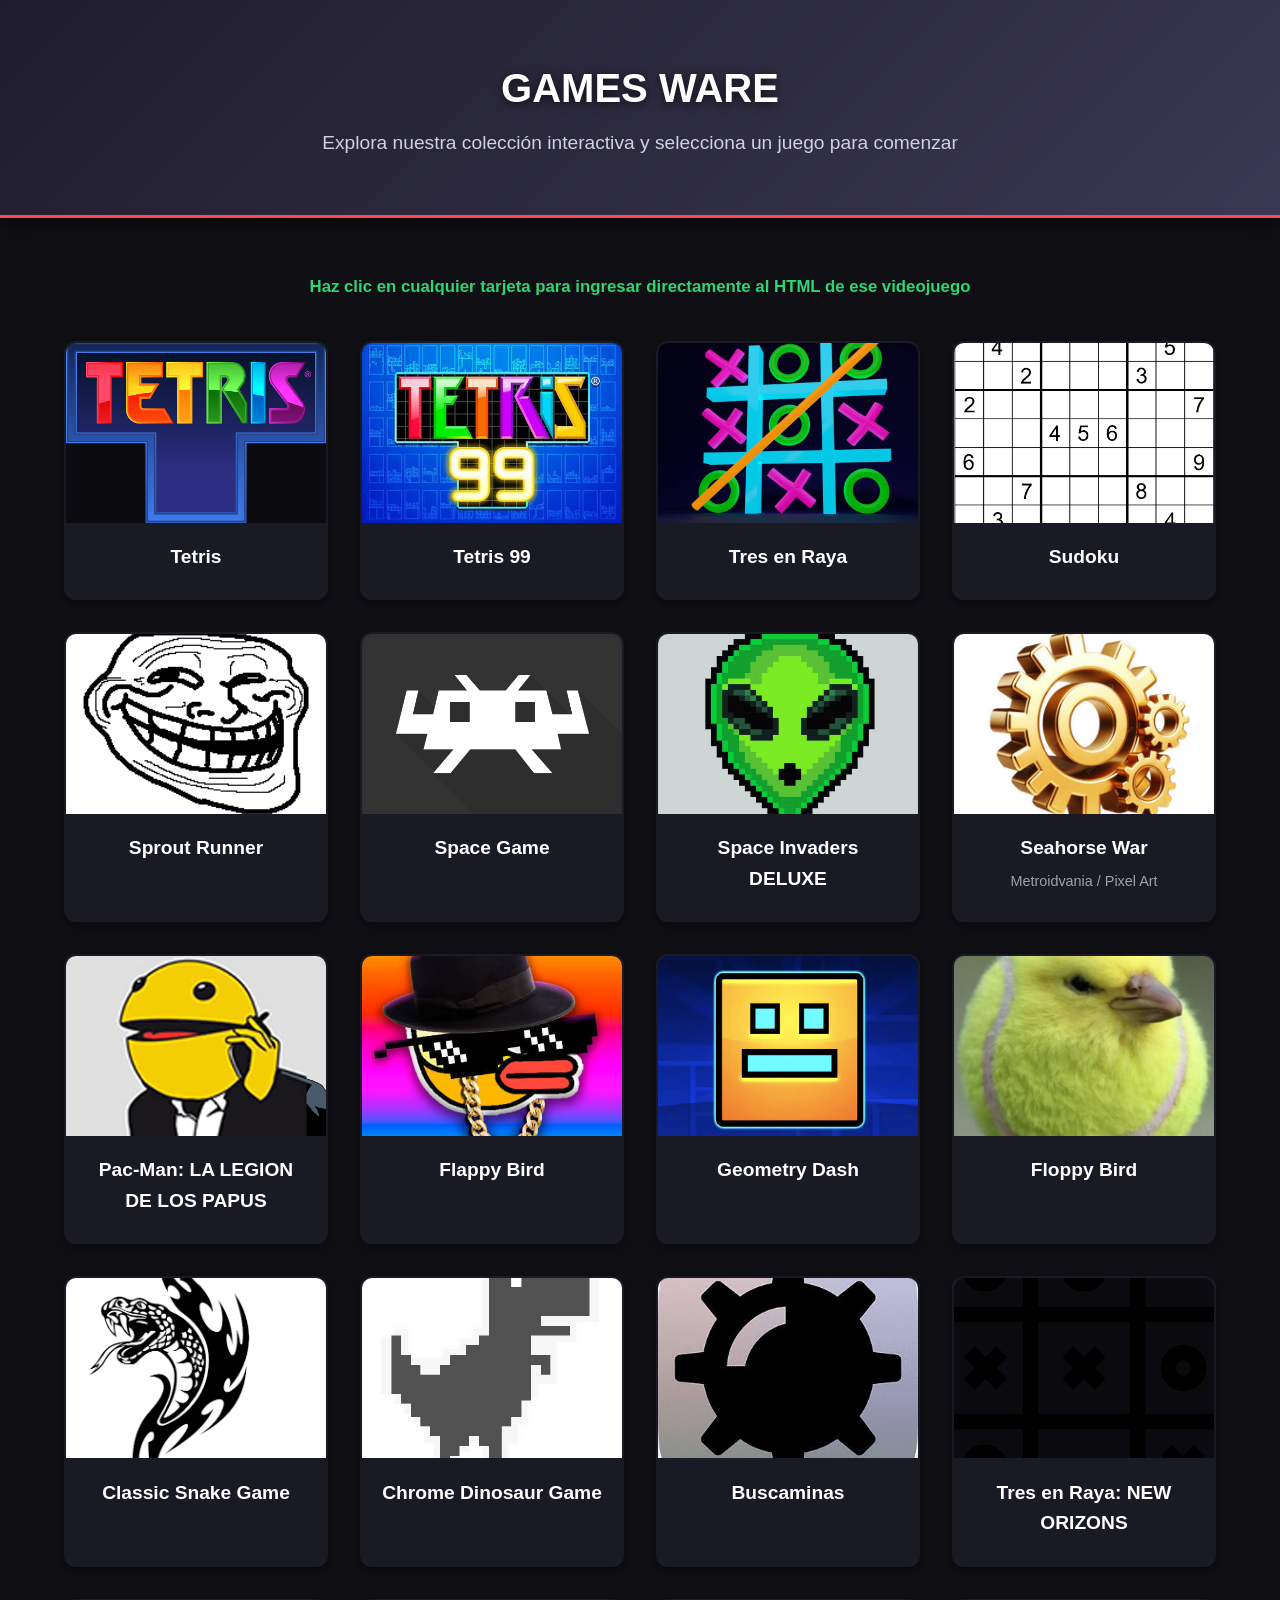
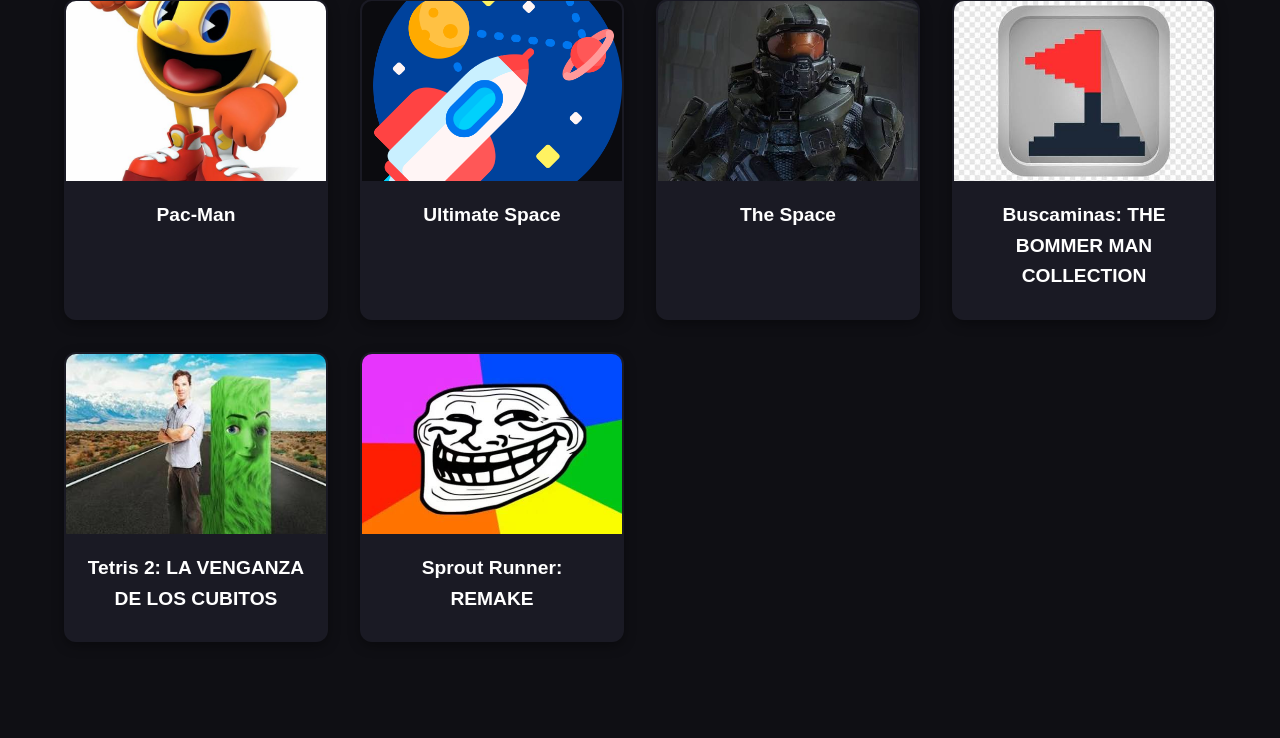
<file: index.html>
<!DOCTYPE html>
<html lang="es">
<head>
    <meta charset="UTF-8">
    <meta name="viewport" content="width=device-width, initial-scale=1.0">
    <title>Librería de Videojuegos - Kira Dreamer Studio</title>
    <link rel="stylesheet" href="estilo.css">
</head>
<body>

<header class="hero">
    <div class="hero-contenido">
        <h1 class="titulo-principal">GAMES WARE</h1>
        <p class="subtitulo-principal">Explora nuestra colección interactiva y selecciona un juego para comenzar</p>
    </div>
</header>

<main class="contenedor">
    
    <section class="introduccion">
        <p class="indicacion-navegacion">Haz clic en cualquier tarjeta para ingresar directamente al HTML de ese videojuego</p>
    </section>

    <!-- Galería de Videojuegos (22 Tarjetas) -->
    <section class="secciones-grid">
        
        <!-- Tarjeta 1 -->
        <a href="Tetris/index.html" class="tarjeta-navegacion">
            <div class="imagen-contenedor">
                <img src="img/Tetris_1.png" alt="Portada de Juego 1">
            </div>
            <div class="tarjeta-info">
                <h3>Tetris</h3>
            </div>
        </a>

        <!-- Tarjeta 2 -->
        <a href="vanilla-js-tetris/index.html" class="tarjeta-navegacion">
            <div class="imagen-contenedor">
                <img src="img/images.jpeg" alt="Portada de Juego 2">
            </div>
            <div class="tarjeta-info">
                <h3>Tetris 99</h3>
            </div>
        </a>

        <!-- Tarjeta 3 -->
        <a href="tres-en-raya/index.html" class="tarjeta-navegacion">
            <div class="imagen-contenedor">
                <img src="img/raya1.jpeg" alt="Portada de Juego 3">
            </div>
            <div class="tarjeta-info">
                <h3>Tres en Raya</h3>
            </div>
        </a>

        <!-- Tarjeta 4 -->
        <a href="sudoku/sudoku-web/index.html" class="tarjeta-navegacion">
            <div class="imagen-contenedor">
                <img src="img/Sudoku_Puzzle_(Tourmaline)R2.png" alt="Portada de Juego 4">
            </div>
            <div class="tarjeta-info">
                <h3>Sudoku</h3>
            </div>
        </a>

        <!-- Tarjeta 5 -->
        <a href="sprout-runner/index.html" class="tarjeta-navegacion">
            <div class="imagen-contenedor">
                <img src="img/troll1.png" alt="Portada de Juego 5">
            </div>
            <div class="tarjeta-info">
                <h3>Sprout Runner</h3>
            </div>
        </a>

        <!-- Tarjeta 6 -->
        <a href="space-game/index.html" class="tarjeta-navegacion">
            <div class="imagen-contenedor">
                <img src="img/unnamed.png" alt="Portada de Juego 6">
            </div>
            <div class="tarjeta-info">
                <h3>Space Game</h3>
            </div>
        </a>

        <!-- Tarjeta 7 -->
        <a href="Angelo-s_Slime_Blast/Version 1.1/angelo's_slime_blast1.html" class="tarjeta-navegacion">
            <div class="imagen-contenedor">
                <img src="img/pixel-art-illustration-ufo-alien-icon-pixelated-alien-green-alien-emoji-icon-pixelated-for-the-pixel-art-game-and-icon-for-website-and-video-game-old-school-retro-free-vector.jpg" alt="Portada de Juego 7">
            </div>
            <div class="tarjeta-info">
                <h3>Space Invaders DELUXE</h3>
            </div>
        </a>

        <!-- Tarjeta 8 -->
        <a href="seahorse-war/index.html" class="tarjeta-navegacion">
            <div class="imagen-contenedor">
                <img src="img/webos.jpeg" alt="Portada de Juego 8">
            </div>
            <div class="tarjeta-info">
                <h3>Seahorse War</h3>
                <p>Metroidvania / Pixel Art</p>
            </div>
        </a>

        <!-- Tarjeta 9 -->
        <a href="pac-man/index.html" class="tarjeta-navegacion">
            <div class="imagen-contenedor">
                <img src="img//b73b0549e05ceba3eb42909e1358db2cb124aee3.gif" alt="Portada de Juego 9">
            </div>
            <div class="tarjeta-info">
                <h3>Pac-Man: LA LEGION DE LOS PAPUS</h3>
            </div>
        </a>

        <!-- Tarjeta 10 -->
        <a href="JS-Flappy-Bird/index.html" class="tarjeta-navegacion">
            <div class="imagen-contenedor">
                <img src="img/images 534.jpeg" alt="Portada de Juego 10">
            </div>
            <div class="tarjeta-info">
                <h3>Flappy Bird</h3>
            </div>
        </a>

        <!-- Tarjeta 11 -->
        <a href="geometry-dash/index.html" class="tarjeta-navegacion">
            <div class="imagen-contenedor">
                <img src="img/cover_1x1-1732744370684.png" alt="Portada de Juego 11">
            </div>
            <div class="tarjeta-info">
                <h3>Geometry Dash</h3>
            </div>
        </a>

        <!-- Tarjeta 12 -->
        <a href="floppybird/index.html" class="tarjeta-navegacion">
            <div class="imagen-contenedor">
                <img src="img/bg,f8f8f8-flat,750x,075,f-pad,750x1000,f8f8f8.jpg" alt="Portada de Juego 12">
            </div>
            <div class="tarjeta-info">
                <h3>Floppy Bird</h3>
            </div>
        </a>

        <!-- Tarjeta 13 -->
        <a href="classic-snake-game-html5-canvas-javascript/index.html" class="tarjeta-navegacion">
            <div class="imagen-contenedor">
                <img src="img/snake.png" alt="Portada de Juego 13">
            </div>
            <div class="tarjeta-info">
                <h3>Classic Snake Game</h3>
            </div>
        </a>

        <!-- Tarjeta 14 -->
        <a href="Chrome-dinosaur-game-clone/index.html" class="tarjeta-navegacion">
            <div class="imagen-contenedor">
                <img src="img/unname.png" alt="Portada de Juego 14">
            </div>
            <div class="tarjeta-info">
                <h3>Chrome Dinosaur Game</h3>
            </div>
        </a>

        <!-- Tarjeta 15 -->
        <a href="Buscaminas/index.html" class="tarjeta-navegacion">
            <div class="imagen-contenedor">
                <img src="img/bomb2.jpeg" alt="Portada de Juego 15">
            </div>
            <div class="tarjeta-info">
                <h3>Buscaminas</h3>
            </div>
        </a>

        <!-- Tarjeta 16 -->
        <a href="tres-en-raya/index.html" class="tarjeta-navegacion">
            <div class="imagen-contenedor">
                <img src="img/raya2.png" alt="Portada de Juego 16">
            </div>
            <div class="tarjeta-info">
                <h3>Tres en Raya: NEW ORIZONS</h3>
            </div>
        </a>

        <!-- Tarjeta 17 -->
        <a href="pac-man/index.html" class="tarjeta-navegacion">
            <div class="imagen-contenedor">
                <img src="img/pacman.jpg" alt="Portada de Juego 17">
            </div>
            <div class="tarjeta-info">
                <h3>Pac-Man</h3>
            </div>
        </a>

        <!-- Tarjeta 18 -->
        <a href="Angelo-s_Slime_Blast/Version 0.00.1/angelo's_slime_blast.html" class="tarjeta-navegacion">
            <div class="imagen-contenedor">
                <img src="img/8995625.png" alt="Portada de Juego 18">
            </div>
            <div class="tarjeta-info">
                <h3>Ultimate Space</h3>
            </div>
        </a>

        <!-- Tarjeta 19 -->
        <a href="space-game/index.html" class="tarjeta-navegacion">
            <div class="imagen-contenedor">
                <img src="img/imagesurtf.jpeg" alt="Portada de Juego 19">
            </div>
            <div class="tarjeta-info">
                <h3>The Space</h3>
            </div>
        </a>

        <!-- Tarjeta 20 -->
        <a href="Buscaminas/index.html" class="tarjeta-navegacion">
            <div class="imagen-contenedor">
                <img src="img/bomb1.jpeg" alt="Portada de Juego 20">
            </div>
            <div class="tarjeta-info">
                <h3>Buscaminas: THE BOMMER MAN COLLECTION</h3>
            </div>
        </a>

        <!-- Tarjeta 21 -->
        <a href="Tetris/index.html" class="tarjeta-navegacion">
            <div class="imagen-contenedor">
                <img src="img/tt.jpeg" alt="Portada de Juego 21">
            </div>
            <div class="tarjeta-info">
                <h3>Tetris 2: LA VENGANZA DE LOS CUBITOS</h3>
            </div>
        </a>

        <!-- Tarjeta 22 -->
        <a href="sprout-runner/index.html" class="tarjeta-navegacion">
            <div class="imagen-contenedor">
                <img src="img/troll2.jpeg" alt="Portada de Juego 22">
            </div>
            <div class="tarjeta-info">
                <h3>Sprout Runner: REMAKE</h3>
            </div>
        </a>

    </section>

</main>

</body>
</html>
</file>
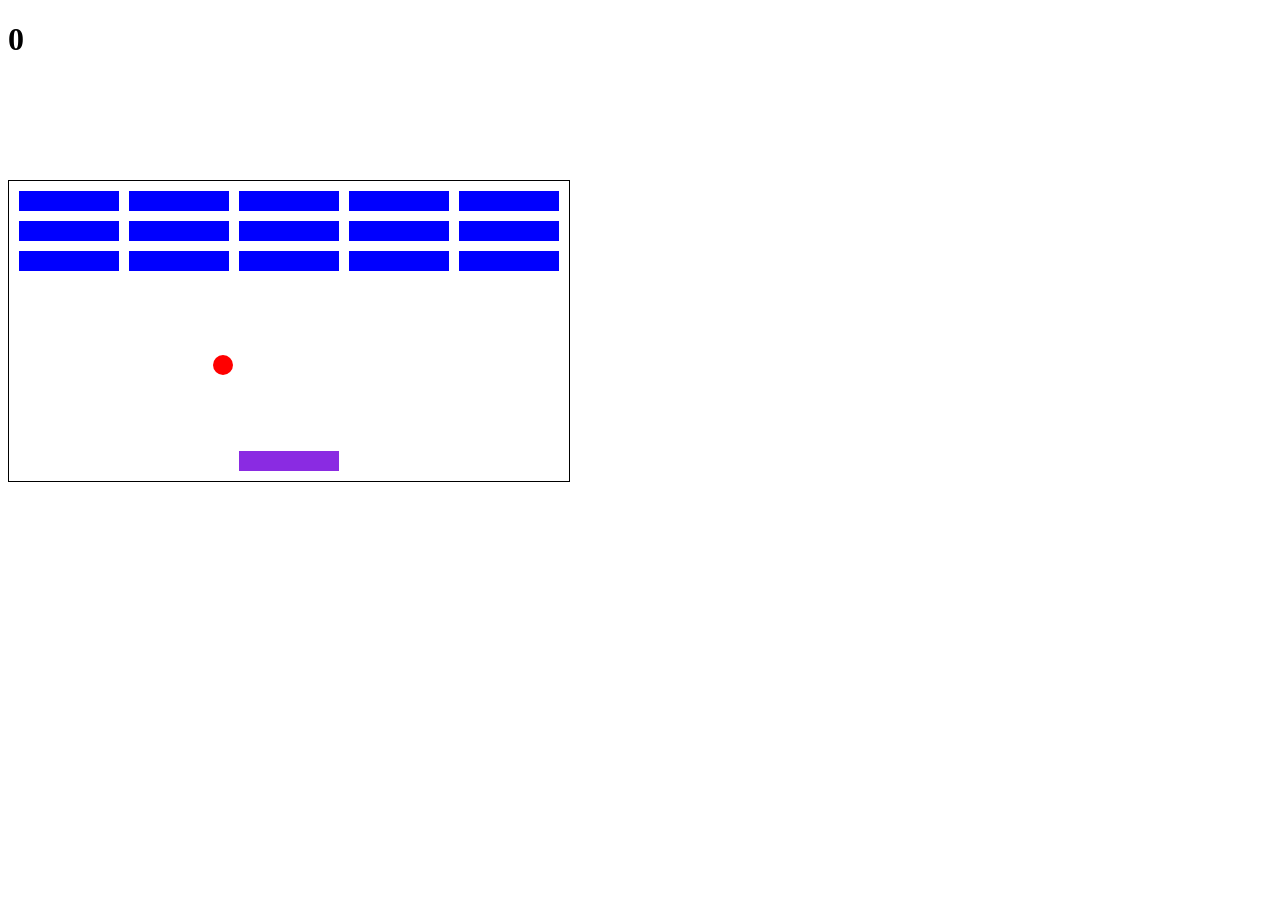
<file: breakout/index.html>
<!DOCTYPE html>
<html>
<head>
    <meta charset="utf-8" />
    <title>2D Breakout Game</title>
    <link rel="stylesheet" href="styles.css">
</head>
<body>
<h1 id="score">0</h1>
<div class="grid"></div>

<script src="index.js"></script>
</body>
</html>
</file>
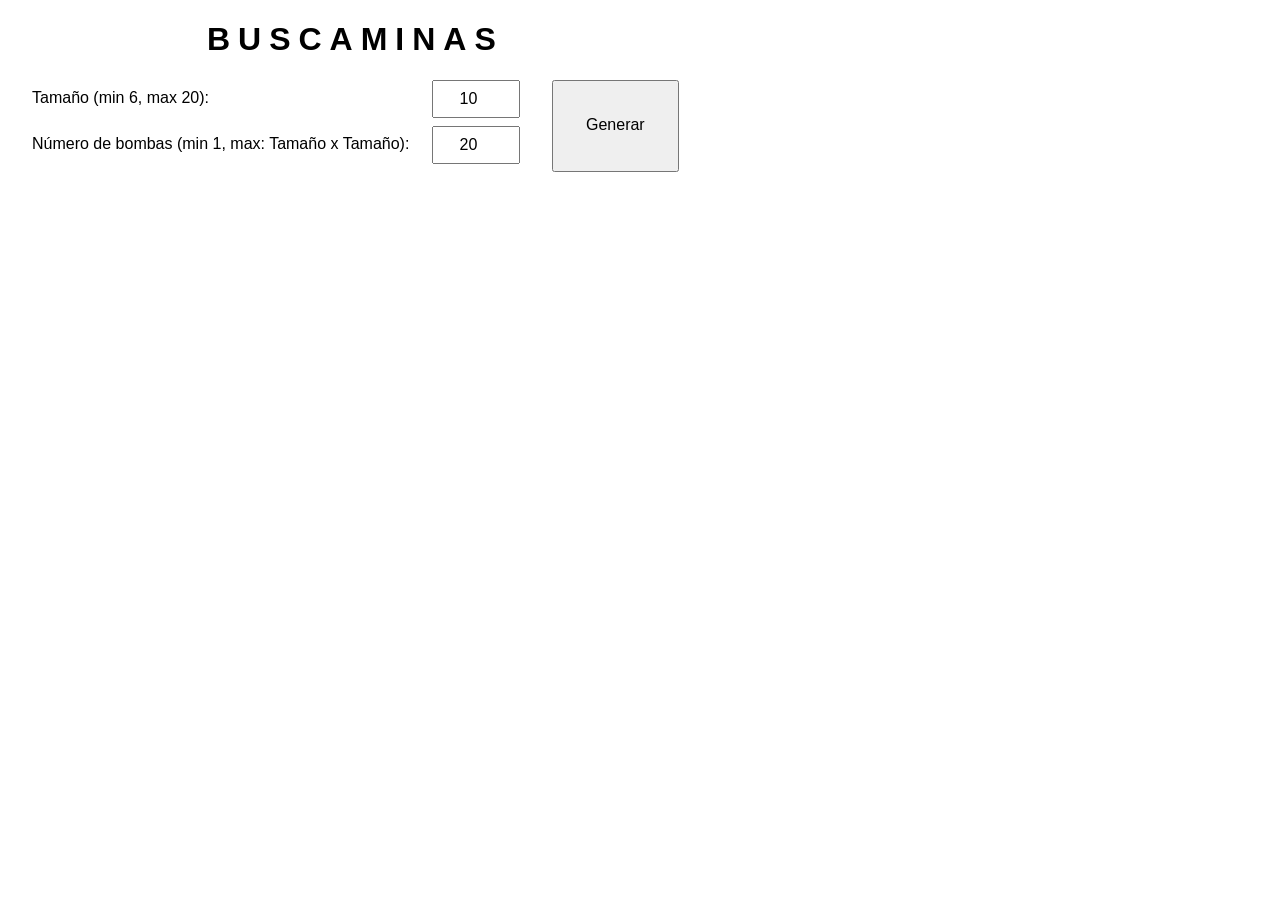
<file: Buscaminas/index.html>
<!DOCTYPE html>
<html lang="en">
<head>
    <meta charset="UTF-8">
    <meta name="viewport" content="width=device-width, initial-scale=1.0">
    <title>Buscaminas</title>
    <link rel="stylesheet" href="normalize.css">
    <link rel="stylesheet" href="style.css">
    <script src="app.js"></script>
</head>
<body>
    <div class="main">
        <div class="header">
            <h1>BUSCAMINAS</h1>
            <div class="formulario-juego">
                <div class="formulario">
                    <div class="entrada">
                        <label for="tamaño">Tamaño (min 6, max 20): </label>
                        <input id="tamaño" type="number" min="6" max="20" value="10">
                    </div>
                    <div class="entrada">
                        <label for="num-bombas">Número de bombas (min 1, max: Tamaño x Tamaño): </label>
                        <input id="num-bombas" type="number" min="1" value="20">
                    </div>
                </div>
                <button class="btn-generar">Generar</button>
            </div>
        </div>
        <div class="contenedor-juego hidden">
            <h2>Banderas colocadas: <span id="num-banderas"></span> (faltan <span id="banderas-restantes"></span>)</h2>
            <div class="juego"></div>
            <div class="resultado-juego"></div>
        </div>
    </div>
</body>
</html>
</file>
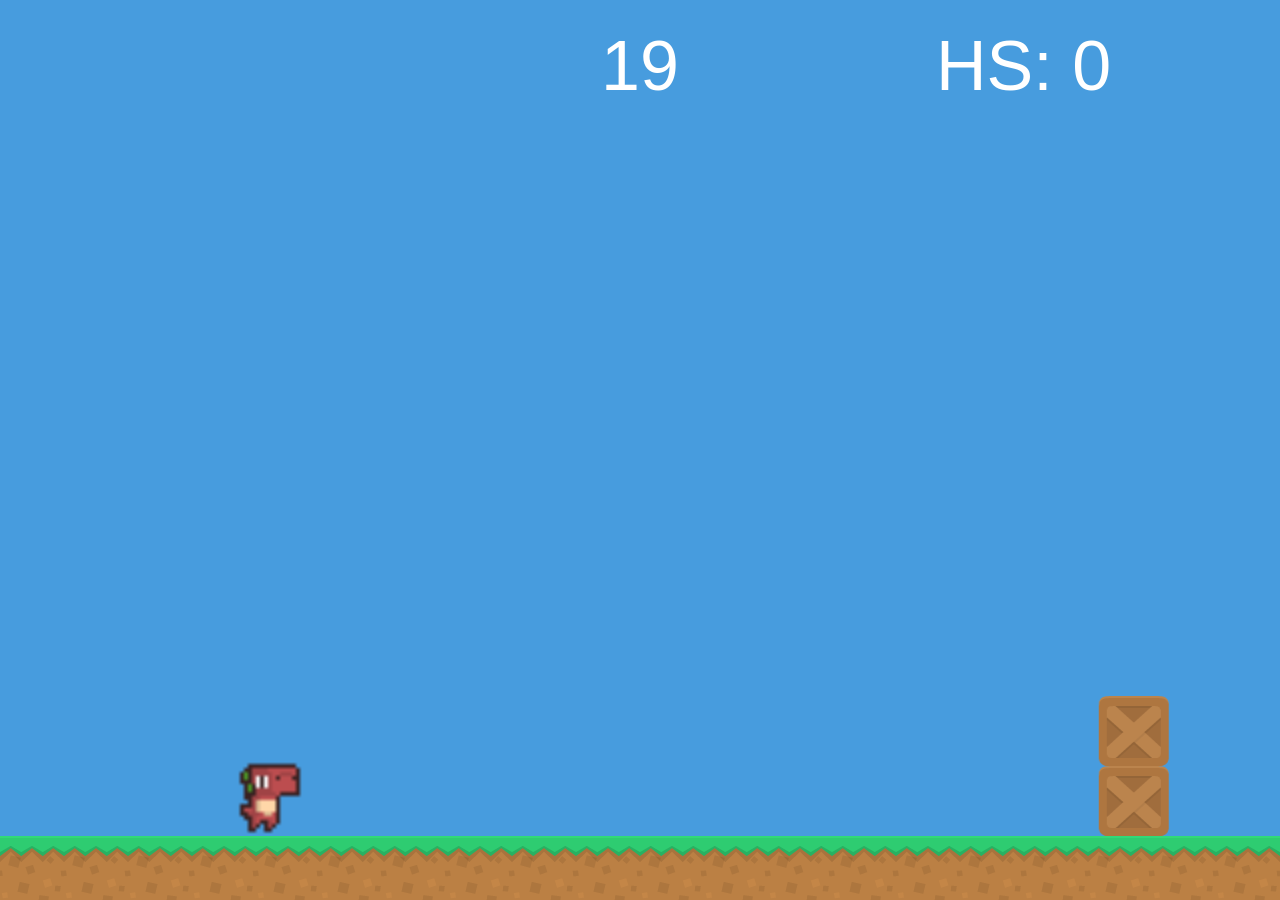
<file: Chrome-dinosaur-game-clone/index.html>
<!doctype html> 
<html lang="en"> 
<head> 
	<meta charset="UTF-8" />
	<title>Runny</title>
	<script type="text/javascript" src="js/phaser.min.js"></script>
	<script type="text/javascript" src="js/boot.js"></script>
	<script type="text/javascript" src="js/preload.js"></script>
	<script type="text/javascript" src="js/gametitle.js"></script>
	<script type="text/javascript" src="js/main.js"></script>
	<script type="text/javascript" src="js/gameover.js"></script>
    <style type="text/css">
        body {
            margin: 0;
			overflow: hidden;
        }
    </style>
    <script type="text/javascript">
		(function() {

				//Create a new game that fills the screen
				game = new Phaser.Game(window.innerWidth * window.devicePixelRatio, window.innerHeight * window.devicePixelRatio, Phaser.AUTO);
				
				//Add all states
				game.state.add("Boot", Boot);
				game.state.add("Preload", Preload);
				game.state.add("GameTitle", GameTitle);
				game.state.add("Main", Main);
				game.state.add("GameOver", GameOver);

				//Start the first state
				game.state.start("Boot");

		})();
    </script>
</head>
<body>
</body>
</html>
</file>
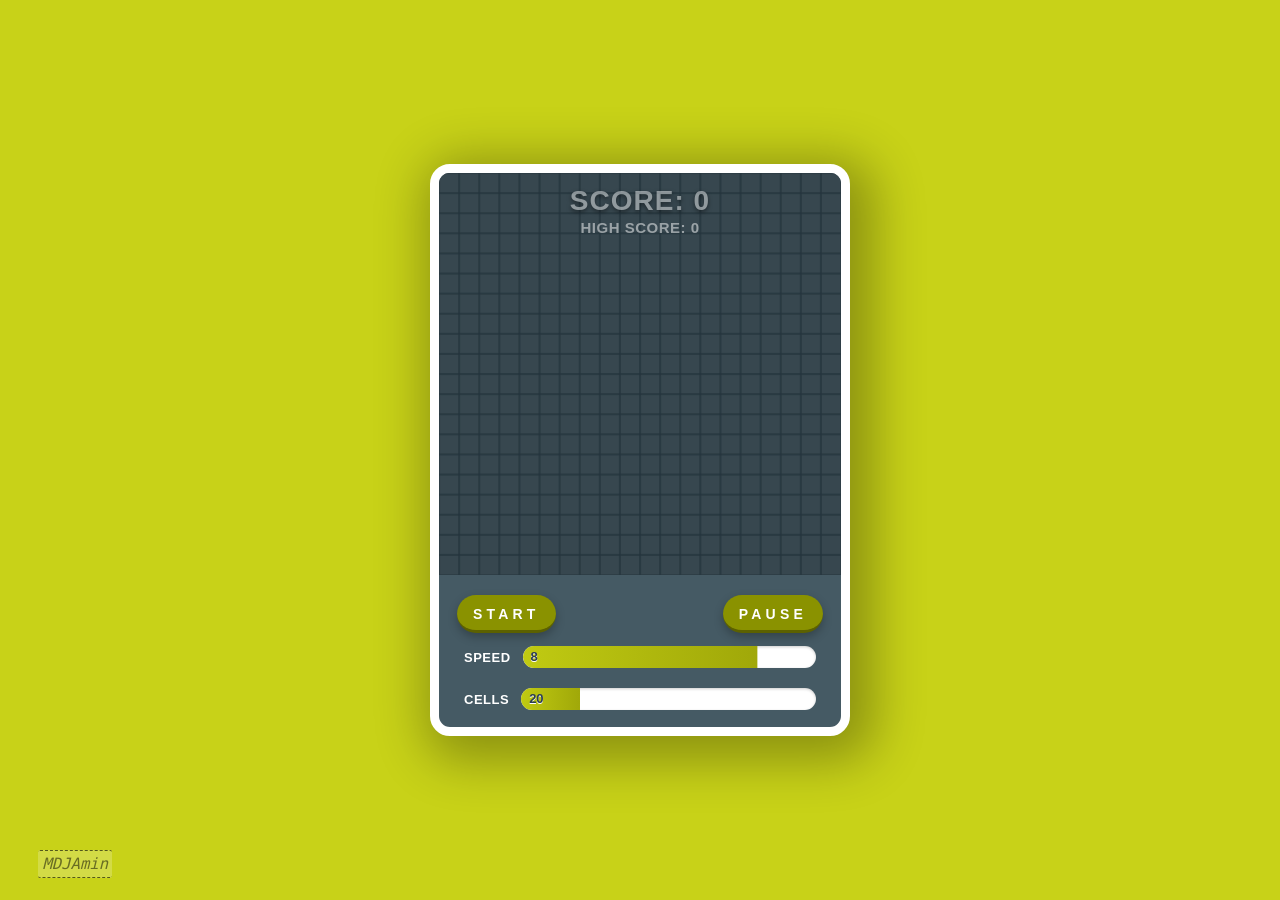
<file: classic-snake-game-html5-canvas-javascript/index.html>
<!DOCTYPE html>
<html lang="en">
<head>
  <meta charset="UTF-8">
  <meta name="viewport" content="width=device-width, initial-scale=1.0, user-scalable=yes, viewport-fit=cover">
  <title>snake · mdjamin</title>
  <link rel="stylesheet" href="css/style.css">
</head>
<body>
  <div class="container">
    <div class="score-container">
      <div class="score">Score: <span class="score_val">0</span></div>
      <div class="high-score">High Score: <span class="high_score_val">0</span></div>
    </div>
    <div class="canvas-wrapper">
      <canvas width="400" height="400"></canvas>
    </div>
    <div class="controls">
      <button class="btn-start">Start</button>
      <button class="btn-pause">Pause</button>
      <div class="range range-difficulty">
        <label for="difficulty">Speed</label>
        <div class="range_inputWrapper">
          <span class="range_inputSlider"></span>
          <div class="range_inputValue"></div>
          <input type="range" name="difficulty" value="8" min="1" max="10" step="1" />
        </div>
      </div>
      <div class="range range-columns">
        <label for="columns">Cells</label>
        <div class="range_inputWrapper">
          <span class="range_inputSlider"></span>
          <div class="range_inputValue"></div>
          <input type="range" name="columns" value="20" min="10" max="100" step="10" />
        </div>
      </div>
    </div>
    <div class="mobile-controls">
      <div class="dpad">
        <button class="btn-left" aria-label="left">
          <svg viewBox="0 0 24 24"><path d="M15.41 7.41L14 6l-6 6 6 6 1.41-1.41L10.83 12z"/></svg>
        </button>
        <div class="upAndDown">
          <button class="btn-up" aria-label="up">
            <svg viewBox="0 0 24 24"><path d="M12 8l-6 6 1.41 1.41L12 10.83l4.59 4.58L18 14z"/></svg>
          </button>
          <button class="btn-down" aria-label="down">
            <svg viewBox="0 0 24 24"><path d="M12 16l-6-6 1.41-1.41L12 13.17l4.59-4.58L18 10z"/></svg>
          </button>
        </div>
        <button class="btn-right" aria-label="right">
          <svg viewBox="0 0 24 24"><path d="M8.59 16.59L10 18l6-6-6-6-1.41 1.41L13.17 12z"/></svg>
        </button>
      </div>
    </div>
  </div>
  <div class="MDJAminDiv">
    <a class="MDJAmin" href="https://github.com/MDJAmin" target="_blank">MDJAmin</a>
  </div>
  <script src="js/script.js"></script>
</body>
</html>
</file>
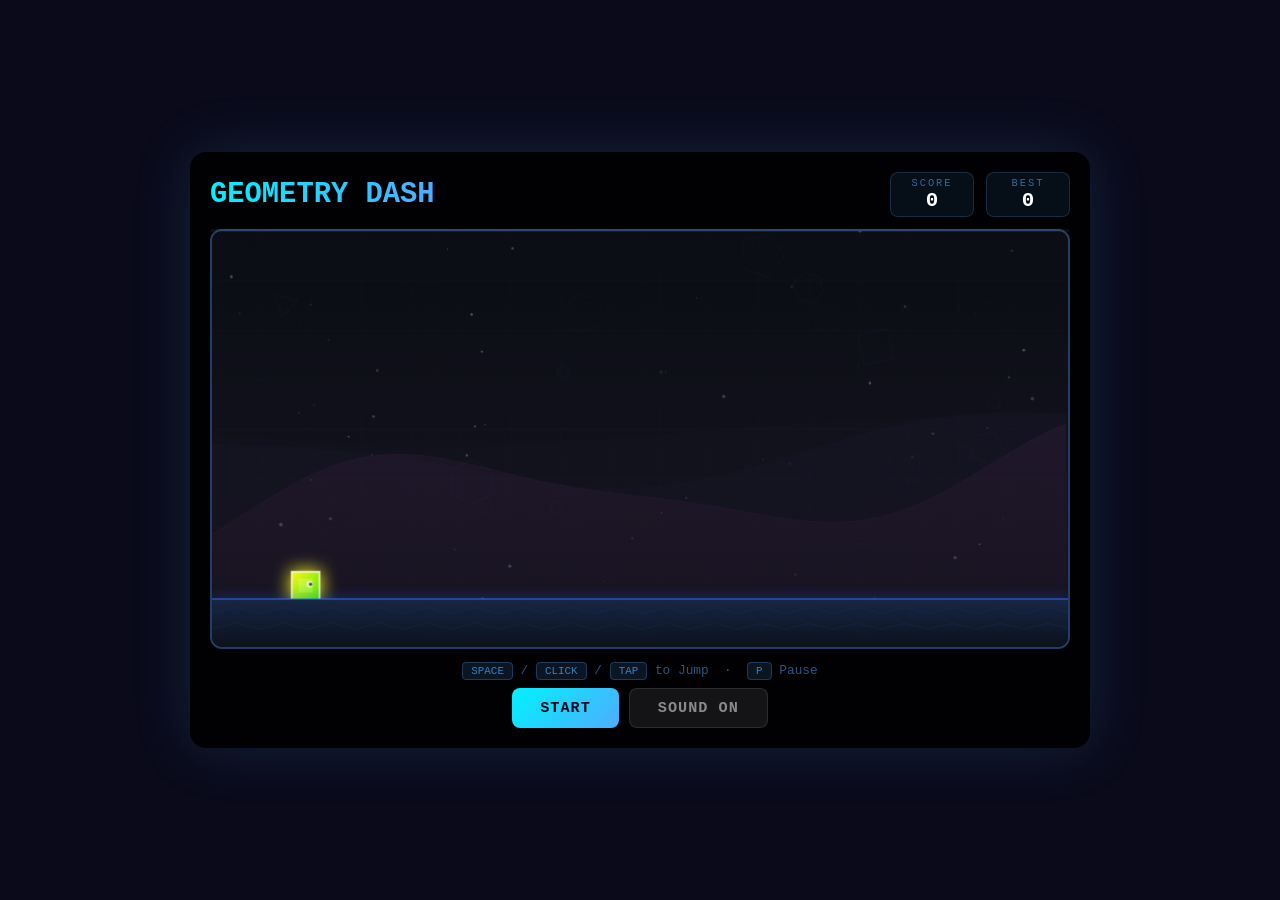
<file: geometry-dash/index.html>
<!DOCTYPE html>
<html lang="en">
<head>
    <meta charset="UTF-8">
    <meta name="viewport" content="width=device-width, initial-scale=1.0, user-scalable=no">
    <title>Geometry Dash</title>
    <link rel="stylesheet" href="src/style.css">
</head>
<body>
    <div class="game-container">
        <div class="header">
            <h1 class="title">GEOMETRY DASH</h1>
            <div class="stats-row">
                <div class="stat-box">
                    <span class="stat-label">SCORE</span>
                    <span id="score" class="stat-value">0</span>
                </div>
                <div class="stat-box">
                    <span class="stat-label">BEST</span>
                    <span id="bestScore" class="stat-value">0</span>
                </div>
            </div>
        </div>

        <div class="canvas-wrap">
            <canvas id="gameCanvas"></canvas>
            <div id="progressBar" class="progress-bar"><div id="progressFill" class="progress-fill"></div></div>
        </div>

        <div class="controls">
            <div class="control-info">
                <span class="key">SPACE</span> / <span class="key">CLICK</span> / <span class="key">TAP</span> to Jump
                &nbsp;&middot;&nbsp;
                <span class="key">P</span> Pause
            </div>
            <div class="button-row">
                <button id="startBtn" class="btn btn-start">START</button>
                <button id="restartBtn" class="btn btn-restart" style="display:none;">RETRY</button>
                <button id="soundBtn" class="btn btn-sound">SOUND ON</button>
            </div>
        </div>

        <div id="gameOver" class="overlay" style="display:none;">
            <h2 class="overlay-title dead">GAME OVER</h2>
            <p class="overlay-stat">Score: <span id="finalScore" class="hl">0</span></p>
            <p class="overlay-stat">Distance: <span id="finalDist" class="hl">0</span>%</p>
            <p class="overlay-stat attempt-line">Attempt <span id="attemptNum" class="hl">1</span></p>
        </div>

        <div id="pauseMenu" class="overlay" style="display:none;">
            <h2 class="overlay-title">PAUSED</h2>
            <button id="resumeBtn" class="btn btn-start">RESUME</button>
        </div>
    </div>

    <script src="src/game.js"></script>
</body>
</html>
</file>
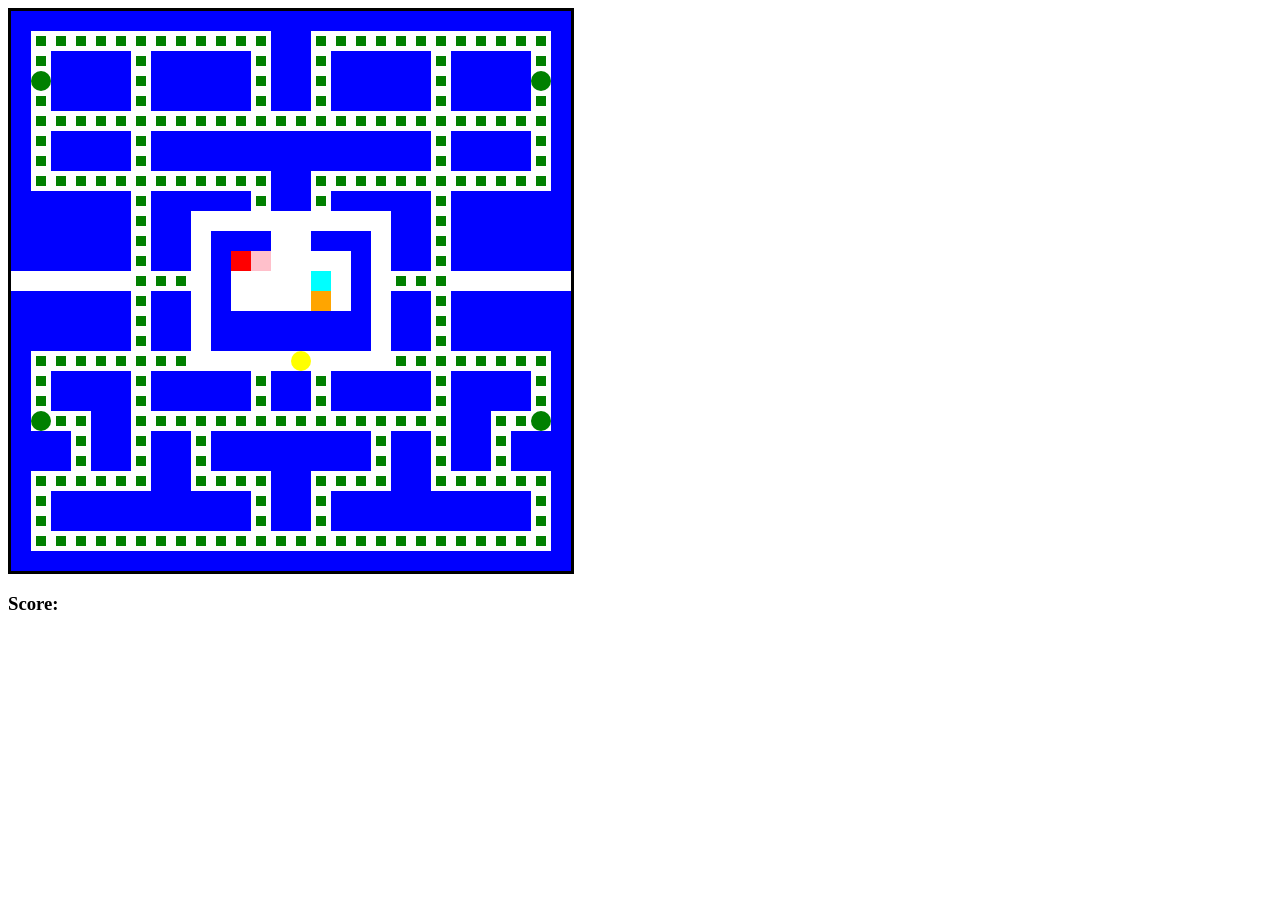
<file: pac-man/index.html>
<!DOCTYPE html>
<html lang="en">
  <head>
    <meta charset="utf-8">
    <title>Pac-man</title>
    <link rel="stylesheet" href="style.css">
    <script src="app.js"></script>
  </head>
  <body>
    <div class="grid"></div>
    <h3>Score:<span id="score"></span></h3>
  </body>
</html>
</file>
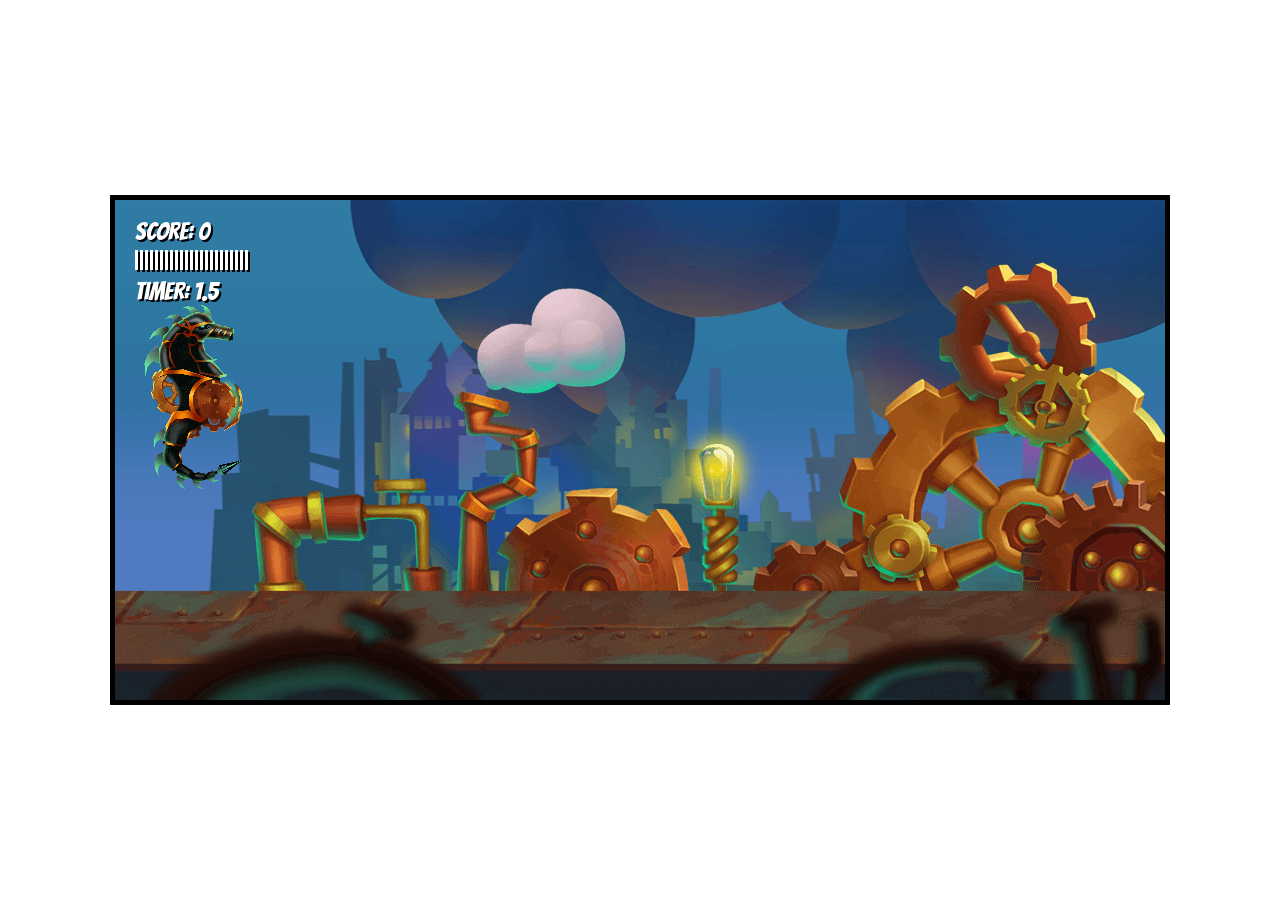
<file: seahorse-war/index.html>
<!DOCTYPE html>
<html lang="en">
<head>
  <meta charset="UTF-8">
  <meta http-equiv="X-UA-Compatible" content="IE=edge">
  <meta name="viewport" content="width=device-width, initial-scale=1.0">
  <title>Javascript Game</title>
  <link rel="preconnect" href="https://fonts.googleapis.com">
  <link rel="preconnect" href="https://fonts.gstatic.com" crossorigin>
  <link href="https://fonts.googleapis.com/css2?family=Bangers&display=swap" rel="stylesheet">
  <link rel="stylesheet" href="style.css">
</head>
<body>
  <canvas id="canvas1"></canvas>

  <!-- characters -->
  <img id="player" src="assets/player.png" />
  <img id="angler1" src="assets/angler1.png" />
  <img id="angler2" src="assets/angler2.png" />
  <img id="lucky" src="assets/lucky.png" />
  <img id="hivewhale" src="assets/hivewhale.png" />
  <img id="drone" src="assets/drone.png" />

  <!-- props -->
  <img id="projectile" src="assets/projectile.png" />
  <img id="gears" src="assets/gears.png" />
  <img id="smokeExplosion" src="assets/smokeExplosion.png" />
  <img id="fireExplosion" src="assets/fireExplosion.png" />
  <audio id="shotAudio" src="assets/shotAudio.wav"></audio>

  <!-- environment -->
  <img id="layer1" src="assets/layer1.png" />
  <img id="layer2" src="assets/layer2.png" />
  <img id="layer3" src="assets/layer3.png" />
  <img id="layer4" src="assets/layer4.png" />

  <script src="script.js" ></script>
</body>
</html>
</file>
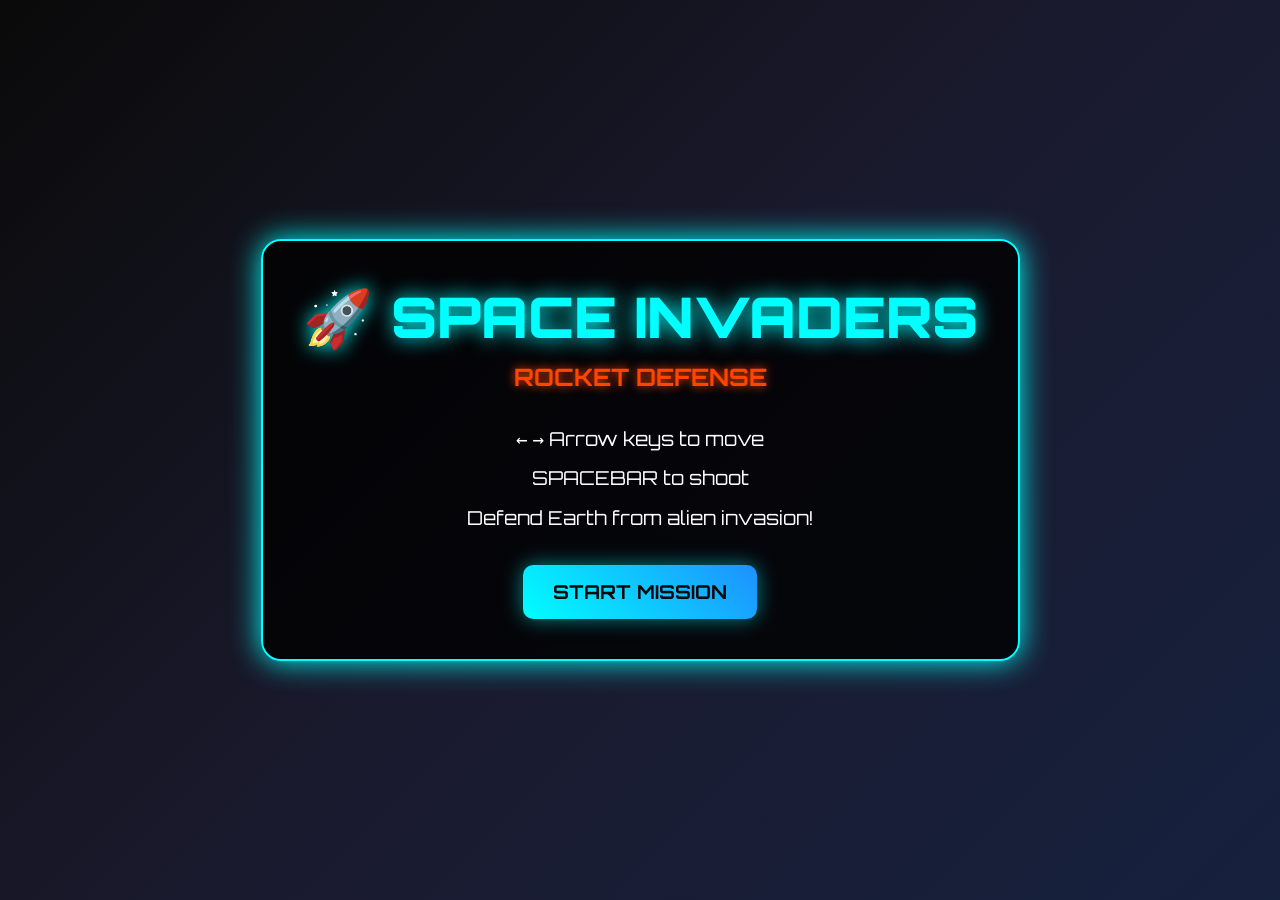
<file: space-game/index.html>
<!DOCTYPE html>
<html lang="en">
<head>
    <meta charset="UTF-8">
    <meta name="viewport" content="width=device-width, initial-scale=1.0">
    <title>Space Invaders - Rocket Defense</title>
    <link rel="stylesheet" href="style.css">
</head>
<body>
    <div class="game-container">
        <div class="start-screen" id="startScreen">
            <h1>🚀 SPACE INVADERS</h1>
            <h2>ROCKET DEFENSE</h2>
            <div class="instructions">
                <p>← → Arrow keys to move</p>
                <p>SPACEBAR to shoot</p>
                <p>Defend Earth from alien invasion!</p>
            </div>
            <button id="startButton">START MISSION</button>
        </div>
        
        <div class="game-ui" id="gameUI" style="display: none;">
            <div class="hud">
                <div class="hud-item">
                    <span class="label">SCORE</span>
                    <span id="score" class="value">0</span>
                </div>
                <div class="hud-item">
                    <span class="label">LEVEL</span>
                    <span id="level" class="value">1</span>
                </div>
                <div class="hud-item">
                    <span class="label">LIVES</span>
                    <span id="lives" class="value">❤️❤️❤️</span>
                </div>
            </div>
            <canvas id="gameCanvas" width="800" height="600"></canvas>
        </div>
        
        <div class="game-over-screen" id="gameOverScreen" style="display: none;">
            <h1>MISSION STATUS</h1>
            <div id="finalMessage"></div>
            <div class="final-score">
                <span>FINAL SCORE: </span>
                <span id="finalScore">0</span>
            </div>
            <button id="restartButton">RESTART MISSION</button>
        </div>
    </div>
    <script src="script.js"></script>
</body>
</html>
</file>
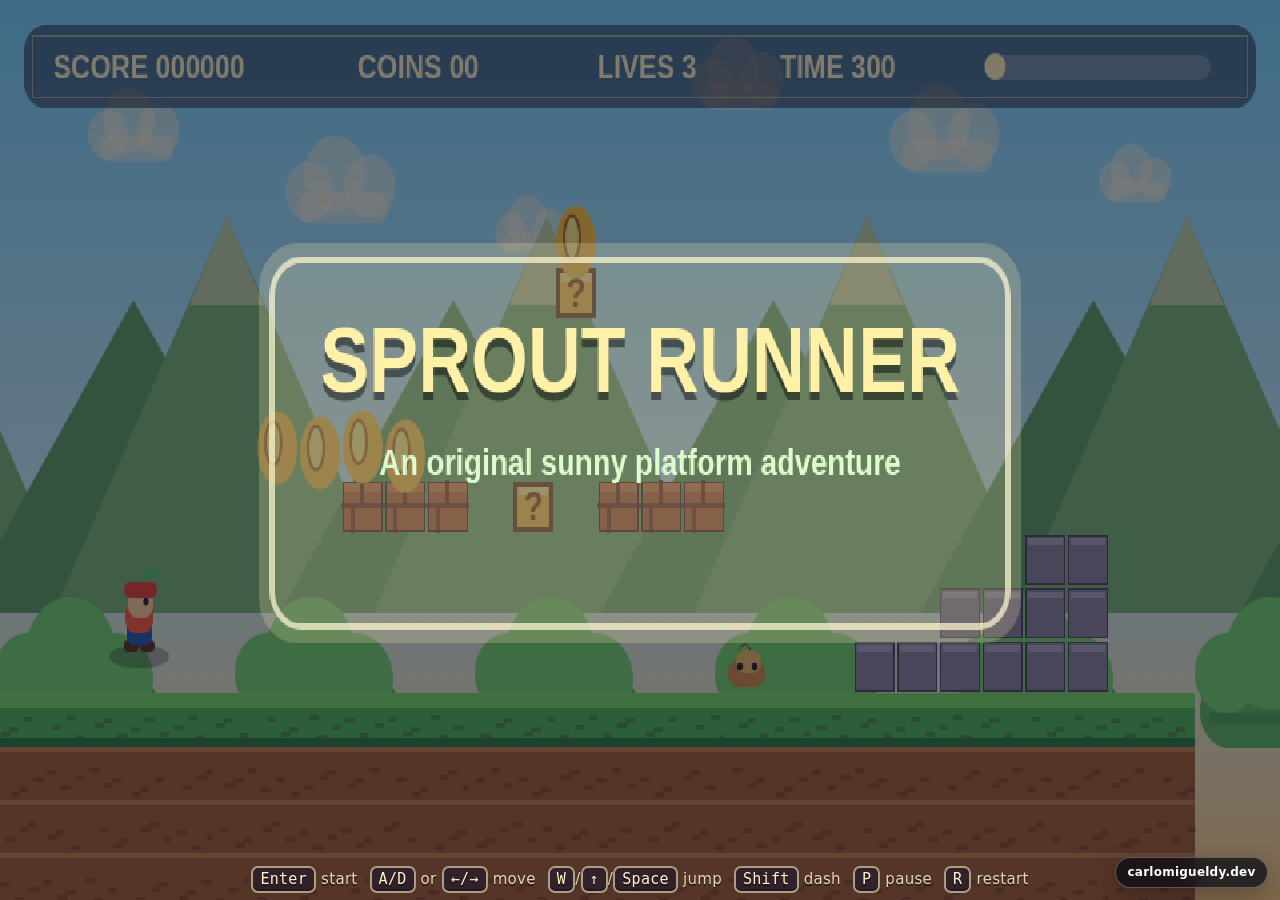
<file: sprout-runner/index.html>
<!DOCTYPE html>
<html lang="en">
<head>
  <meta charset="utf-8" />
  <meta name="viewport" content="width=device-width, initial-scale=1, viewport-fit=cover" />
  <title>Sprout Runner — Original Retro Platformer</title>
  <style>
    :root {
      --ink: #1c1630;
      --cream: #fff3c4;
      --sun: #ffd166;
      --leaf: #48b56a;
      --sky1: #76d1ff;
      --sky2: #ffe0a3;
    }
    * { box-sizing: border-box; }
    html, body {
      margin: 0;
      min-height: 100%;
      background:
        radial-gradient(circle at 18% 18%, rgba(255, 241, 184, 0.28), transparent 28rem),
        linear-gradient(135deg, #151b36 0%, #0a0f1e 65%, #050711 100%);
      color: var(--cream);
      font-family: ui-rounded, "Trebuchet MS", system-ui, sans-serif;
      overflow: hidden;
      touch-action: none;
      user-select: none;
    }
    .shell {
      position: fixed;
      inset: 0;
      display: block;
      padding: 0;
      background: #86d7ff;
    }
    .cabinet {
      position: fixed;
      inset: 0;
      width: 100vw;
      height: 100vh;
      border: 0;
      border-radius: 0;
      background: #11152a;
      box-shadow: none;
      overflow: hidden;
    }
    canvas {
      width: 100%;
      height: 100%;
      display: block;
      image-rendering: pixelated;
      image-rendering: crisp-edges;
      background: #86d7ff;
    }
    .help {
      position: absolute;
      left: 18px;
      right: 18px;
      bottom: 12px;
      display: flex;
      gap: 12px;
      justify-content: center;
      flex-wrap: wrap;
      pointer-events: none;
      color: rgba(255, 252, 222, 0.82);
      text-shadow: 0 2px 0 rgba(0,0,0,.45);
      font-size: clamp(11px, 1.45vw, 15px);
      letter-spacing: .02em;
    }
    .help kbd {
      padding: 2px 7px 3px;
      border: 2px solid rgba(255, 244, 190, .6);
      border-radius: 7px;
      background: rgba(30, 23, 45, .64);
      color: #fff7cc;
      box-shadow: inset 0 -2px 0 rgba(0,0,0,.28);
    }
    .touch {
      display: none;
      position: absolute;
      inset: auto 14px 18px 14px;
      justify-content: space-between;
      align-items: flex-end;
      pointer-events: none;
    }
    .touch-cluster { display: flex; gap: 12px; pointer-events: auto; }
    .touch-btn {
      width: 64px;
      height: 64px;
      border-radius: 999px;
      border: 3px solid rgba(255, 246, 196, 0.82);
      background: rgba(28, 22, 48, 0.5);
      color: #fff9d6;
      font-weight: 900;
      font-size: 22px;
      box-shadow: inset 0 -5px 0 rgba(0,0,0,.28), 0 8px 20px rgba(0,0,0,.25);
      backdrop-filter: blur(4px);
    }
    .touch-btn:active, .touch-btn.down { transform: translateY(3px); box-shadow: inset 0 -2px 0 rgba(0,0,0,.28), 0 3px 10px rgba(0,0,0,.2); }
    @media (pointer: coarse), (max-width: 720px) {
      .help { display: none; }
      .touch { display: flex; }
      .cabinet { width: 100vw; height: 100vh; border-radius: 0; border: 0; }
      .shell { padding: 0; }
    }
  </style>
  <style>
    .site-attribution {
      position: fixed;
      right: max(12px, env(safe-area-inset-right));
      bottom: max(12px, env(safe-area-inset-bottom));
      z-index: 2147483647;
      display: inline-flex;
      align-items: center;
      padding: 0.48rem 0.72rem;
      border: 1px solid rgba(255, 255, 255, 0.28);
      border-radius: 999px;
      background: rgba(8, 10, 18, 0.72);
      color: #fff;
      font: 700 12px/1.1 system-ui, -apple-system, BlinkMacSystemFont, "Segoe UI", sans-serif;
      letter-spacing: 0.02em;
      text-decoration: none;
      box-shadow: 0 8px 24px rgba(0, 0, 0, 0.26);
      backdrop-filter: blur(10px);
      -webkit-backdrop-filter: blur(10px);
      pointer-events: auto;
    }

    .site-attribution:hover,
    .site-attribution:focus-visible {
      transform: translateY(-1px);
      background: rgba(16, 20, 34, 0.86);
      outline: 2px solid rgba(255, 255, 255, 0.36);
      outline-offset: 2px;
    }

    @media (max-width: 640px) {
      .site-attribution {
        right: max(10px, env(safe-area-inset-right));
        bottom: max(10px, env(safe-area-inset-bottom));
        padding: 0.42rem 0.62rem;
        font-size: 11px;
      }
    }
  </style>
</head>
<body>
  <main class="shell" aria-label="Sprout Runner game shell">
    <section class="cabinet">
      <canvas id="game" width="960" height="540" aria-label="Sprout Runner canvas game"></canvas>
      <div class="help" aria-hidden="true">
        <span><kbd>Enter</kbd> start</span>
        <span><kbd>A/D</kbd> or <kbd>←/→</kbd> move</span>
        <span><kbd>W</kbd>/<kbd>↑</kbd>/<kbd>Space</kbd> jump</span>
        <span><kbd>Shift</kbd> dash</span>
        <span><kbd>P</kbd> pause</span>
        <span><kbd>R</kbd> restart</span>
      </div>
      <div class="touch" aria-hidden="true">
        <div class="touch-cluster">
          <button class="touch-btn" data-key="left">◀</button>
          <button class="touch-btn" data-key="right">▶</button>
        </div>
        <div class="touch-cluster">
          <button class="touch-btn" data-key="run">RUN</button>
          <button class="touch-btn" data-key="jump">A</button>
        </div>
      </div>
    </section>
  </main>

<script>
(() => {
  'use strict';

  const canvas = document.getElementById('game');
  const ctx = canvas.getContext('2d');
  ctx.imageSmoothingEnabled = false;

  const W = 960;
  const H = 540;
  const TILE = 32;
  const LEVEL_H = 17;
  const LEVEL_W = 205;
  const WORLD_W = LEVEL_W * TILE;
  const WORLD_H = LEVEL_H * TILE;
  const GRAVITY = 2050;
  const TERMINAL_VY = 1200;

  const TILE_EMPTY = 0;
  const TILE_DIRT = 1;
  const TILE_GRASS = 2;
  const TILE_BRICK = 3;
  const TILE_SURPRISE = 4;
  const TILE_USED = 5;
  const TILE_PIPE_L = 6;
  const TILE_PIPE_R = 7;
  const TILE_STONE = 8;
  const TILE_CLOUD = 9;

  const solidTiles = new Set([TILE_DIRT, TILE_GRASS, TILE_BRICK, TILE_SURPRISE, TILE_USED, TILE_PIPE_L, TILE_PIPE_R, TILE_STONE]);
  const bumpableTiles = new Set([TILE_BRICK, TILE_SURPRISE]);

  const keys = {
    left: false, right: false, jump: false, run: false,
    jumpPressed: false, jumpReleased: false
  };

  const pressedPhysical = new Set();
  let game;
  let last = performance.now();
  let accumulator = 0;
  const STEP = 1 / 120;

  const clamp = (v, a, b) => Math.max(a, Math.min(b, v));
  const lerp = (a, b, t) => a + (b - a) * t;
  const overlap = (a, b) => a.x < b.x + b.w && a.x + a.w > b.x && a.y < b.y + b.h && a.y + a.h > b.y;
  const rect = (x, y, w, h) => ({ x, y, w, h });

  function color(hex) { return hex; }

  class Level {
    constructor() {
      this.width = LEVEL_W;
      this.height = LEVEL_H;
      this.tiles = new Array(LEVEL_W * LEVEL_H).fill(TILE_EMPTY);
      this.coins = [];
      this.enemies = [];
      this.hazards = [];
      this.powerups = [];
      this.particles = [];
      this.flag = { x: (LEVEL_W - 8) * TILE + 12, y: 8 * TILE, w: 36, h: 7 * TILE };
      this.spawn = { x: 92, y: 11 * TILE };
      this.decorate = [];
      this.build();
    }
    index(tx, ty) { return ty * this.width + tx; }
    inBounds(tx, ty) { return tx >= 0 && tx < this.width && ty >= 0 && ty < this.height; }
    tile(tx, ty) {
      if (tx < 0 || tx >= this.width) return TILE_STONE;
      if (ty < 0 || ty >= this.height) return TILE_EMPTY;
      return this.tiles[this.index(tx, ty)];
    }
    set(tx, ty, type) { if (this.inBounds(tx, ty)) this.tiles[this.index(tx, ty)] = type; }
    fillRect(tx, ty, tw, th, type) {
      for (let y = ty; y < ty + th; y++) for (let x = tx; x < tx + tw; x++) this.set(x, y, type);
    }
    ground(x0, x1, top = 13) {
      for (let x = x0; x <= x1; x++) {
        this.set(x, top, TILE_GRASS);
        for (let y = top + 1; y < LEVEL_H; y++) this.set(x, y, TILE_DIRT);
      }
    }
    platform(x0, x1, y, type = TILE_STONE) { for (let x = x0; x <= x1; x++) this.set(x, y, type); }
    pipe(tx, top, height) {
      for (let y = top; y < top + height; y++) {
        this.set(tx, y, TILE_PIPE_L);
        this.set(tx + 1, y, TILE_PIPE_R);
      }
      this.set(tx - 1, top, TILE_PIPE_L);
      this.set(tx + 2, top, TILE_PIPE_R);
    }
    coin(tx, ty, count = 1, gap = 1) {
      for (let i = 0; i < count; i++) this.coins.push(new Coin((tx + i * gap) * TILE + 16, ty * TILE + 15));
    }
    enemy(tx, ty, kind = 'snail') { this.enemies.push(new Enemy(tx * TILE + 2, ty * TILE + 4, kind)); }
    spike(tx, ty, count = 1) { for (let i = 0; i < count; i++) this.hazards.push({ x: (tx + i) * TILE + 2, y: ty * TILE + 8, w: 28, h: 24 }); }
    build() {
      // Ground with jumps, pits, and sprint lanes.
      this.ground(0, 27, 13);
      this.ground(30, 48, 13);
      this.ground(52, 77, 13);
      this.ground(81, 103, 13);
      this.ground(107, 131, 13);
      this.ground(136, 162, 13);
      this.ground(166, 204, 13);

      // Sloped-ish stair stacks and higher landings.
      this.fillRect(20, 12, 2, 1, TILE_STONE);
      this.fillRect(22, 11, 2, 2, TILE_STONE);
      this.fillRect(24, 10, 2, 3, TILE_STONE);
      this.fillRect(62, 12, 3, 1, TILE_STONE);
      this.fillRect(65, 11, 3, 2, TILE_STONE);
      this.fillRect(68, 10, 3, 3, TILE_STONE);
      this.fillRect(118, 12, 2, 1, TILE_STONE);
      this.fillRect(120, 11, 2, 2, TILE_STONE);
      this.fillRect(122, 10, 2, 3, TILE_STONE);
      this.fillRect(124, 9, 2, 4, TILE_STONE);
      this.fillRect(187, 12, 2, 1, TILE_STONE);
      this.fillRect(189, 11, 2, 2, TILE_STONE);
      this.fillRect(191, 10, 2, 3, TILE_STONE);
      this.fillRect(193, 9, 2, 4, TILE_STONE);

      // Floating brick/surprise courses.
      [8, 9, 10, 14, 15, 16].forEach(x => this.set(x, 9, TILE_BRICK));
      this.set(12, 9, TILE_SURPRISE);
      this.set(13, 5, TILE_SURPRISE);
      this.platform(34, 39, 9, TILE_BRICK);
      this.set(36, 5, TILE_SURPRISE);
      this.set(37, 9, TILE_SURPRISE);
      this.platform(55, 62, 8, TILE_BRICK);
      this.platform(72, 77, 7, TILE_BRICK);
      this.set(74, 7, TILE_SURPRISE);
      this.set(90, 9, TILE_SURPRISE);
      this.platform(92, 96, 9, TILE_BRICK);
      this.platform(110, 115, 7, TILE_BRICK);
      this.set(112, 7, TILE_SURPRISE);
      this.platform(141, 148, 9, TILE_BRICK);
      this.set(145, 5, TILE_SURPRISE);
      this.platform(157, 161, 7, TILE_BRICK);
      this.platform(173, 178, 9, TILE_BRICK);
      this.set(175, 9, TILE_SURPRISE);

      // Pipes and block columns.
      this.pipe(42, 11, 2);
      this.pipe(83, 10, 3);
      this.pipe(101, 11, 2);
      this.pipe(135, 9, 4);
      this.pipe(164, 10, 3);

      // Coins: arcs and breadcrumbs.
      this.coin(6, 8, 4);
      this.coin(13, 4, 1);
      this.coin(31, 10, 4);
      this.coin(35, 7, 5);
      this.coin(54, 11, 6);
      this.coin(59, 6, 5);
      this.coin(73, 5, 5);
      this.coin(85, 8, 4);
      this.coin(91, 6, 6);
      this.coin(109, 5, 7);
      this.coin(126, 8, 5);
      this.coin(139, 7, 9);
      this.coin(155, 5, 8);
      this.coin(171, 7, 8);
      this.coin(184, 6, 10);

      // Enemies and hazards.
      this.enemy(17, 12);
      this.enemy(38, 12);
      this.enemy(58, 12, 'beetle');
      this.enemy(74, 12);
      this.enemy(94, 12, 'beetle');
      this.enemy(113, 12);
      this.enemy(147, 12, 'beetle');
      this.enemy(159, 12);
      this.enemy(177, 12);
      this.spike(67, 12, 3);
      this.spike(128, 12, 3);
      this.spike(152, 12, 2);

      // Decorative parallax anchors.
      for (let i = 0; i < 34; i++) {
        this.decorate.push({
          x: 80 + i * 205 + (i % 3) * 30,
          y: 52 + ((i * 37) % 85),
          s: 0.7 + (i % 4) * 0.18,
          kind: i % 5
        });
      }
    }
    isSolid(tx, ty) { return solidTiles.has(this.tile(tx, ty)); }
    rectTiles(box) {
      const x0 = Math.floor(box.x / TILE);
      const y0 = Math.floor(box.y / TILE);
      const x1 = Math.floor((box.x + box.w - 0.001) / TILE);
      const y1 = Math.floor((box.y + box.h - 0.001) / TILE);
      const out = [];
      for (let y = y0; y <= y1; y++) for (let x = x0; x <= x1; x++) out.push({ x, y, type: this.tile(x, y) });
      return out;
    }
    spawnPowerup(x, y) { this.powerups.push(new Powerup(x + 4, y - 24)); }
    burst(x, y, palette, count = 10, power = 120) {
      for (let i = 0; i < count; i++) {
        const a = -Math.PI + Math.random() * Math.PI * 2;
        const sp = 40 + Math.random() * power;
        this.particles.push({
          x, y,
          vx: Math.cos(a) * sp,
          vy: Math.sin(a) * sp - 80,
          life: 0.45 + Math.random() * 0.42,
          max: 0.9,
          r: 2 + Math.random() * 4,
          c: palette[i % palette.length]
        });
      }
    }
  }

  class Coin {
    constructor(x, y) { this.x = x; this.y = y; this.r = 9; this.collected = false; this.float = Math.random() * 10; }
    get box() { return { x: this.x - 9, y: this.y - 12, w: 18, h: 24 }; }
  }

  class Powerup {
    constructor(x, y) {
      this.x = x; this.y = y; this.w = 24; this.h = 24;
      this.vx = 78; this.vy = -220;
      this.dead = false;
    }
    box() { return { x: this.x, y: this.y, w: this.w, h: this.h }; }
    update(dt, level) {
      this.vy = Math.min(TERMINAL_VY, this.vy + GRAVITY * dt * 0.72);
      moveEntity(this, dt, level, true);
      if (this.y > WORLD_H + 100) this.dead = true;
    }
  }

  class Enemy {
    constructor(x, y, kind = 'snail') {
      this.x = x; this.y = y; this.w = kind === 'beetle' ? 30 : 28; this.h = kind === 'beetle' ? 26 : 24;
      this.vx = kind === 'beetle' ? -72 : -48;
      this.vy = 0;
      this.kind = kind;
      this.alive = true;
      this.squash = 0;
      this.step = Math.random() * Math.PI * 2;
    }
    box() { return { x: this.x, y: this.y, w: this.w, h: this.h }; }
    update(dt, level) {
      if (!this.alive) { this.squash -= dt; return; }
      this.step += dt * 6;
      this.vy = Math.min(TERMINAL_VY, this.vy + GRAVITY * dt);
      const oldX = this.x;
      moveEntity(this, dt, level, true);
      const dir = Math.sign(this.vx) || 1;
      const footX = Math.floor((this.x + (dir > 0 ? this.w + 3 : -3)) / TILE);
      const footY = Math.floor((this.y + this.h + 4) / TILE);
      if (!level.isSolid(footX, footY) || Math.abs(this.x - oldX) < 0.1) this.vx *= -1;
      if (this.y > WORLD_H + 60) this.alive = false;
    }
  }

  function moveEntity(entity, dt, level, reverseOnWall = false) {
    entity.x += entity.vx * dt;
    let box = entity.box ? entity.box() : rect(entity.x, entity.y, entity.w, entity.h);
    for (const t of level.rectTiles(box)) {
      if (!solidTiles.has(t.type)) continue;
      const tb = { x: t.x * TILE, y: t.y * TILE, w: TILE, h: TILE };
      if (!overlap(box, tb)) continue;
      if (entity.vx > 0) entity.x = tb.x - entity.w;
      else if (entity.vx < 0) entity.x = tb.x + tb.w;
      if (reverseOnWall) entity.vx *= -1;
      else entity.vx = 0;
      box = entity.box ? entity.box() : rect(entity.x, entity.y, entity.w, entity.h);
    }

    entity.y += entity.vy * dt;
    box = entity.box ? entity.box() : rect(entity.x, entity.y, entity.w, entity.h);
    entity.onGround = false;
    for (const t of level.rectTiles(box)) {
      if (!solidTiles.has(t.type)) continue;
      const tb = { x: t.x * TILE, y: t.y * TILE, w: TILE, h: TILE };
      if (!overlap(box, tb)) continue;
      if (entity.vy > 0) {
        entity.y = tb.y - entity.h;
        entity.vy = 0;
        entity.onGround = true;
      } else if (entity.vy < 0) {
        entity.y = tb.y + tb.h;
        entity.vy = 0;
      }
      box = entity.box ? entity.box() : rect(entity.x, entity.y, entity.w, entity.h);
    }
  }

  class Player {
    constructor(spawn) {
      this.spawnX = spawn.x;
      this.spawnY = spawn.y;
      this.reset(true);
    }
    reset(full = false) {
      this.x = this.spawnX;
      this.y = this.spawnY;
      this.w = 25;
      this.h = full ? 38 : this.h;
      this.vx = 0;
      this.vy = 0;
      this.big = false;
      this.facing = 1;
      this.onGround = false;
      this.coyote = 0;
      this.jumpBuffer = 0;
      this.invuln = full ? 0 : 1.6;
      this.anim = 0;
      this.squash = 0;
      this.deadTimer = 0;
    }
    box() { return { x: this.x, y: this.y, w: this.w, h: this.h }; }
    center() { return { x: this.x + this.w / 2, y: this.y + this.h / 2 }; }
    grow(level) {
      if (this.big) return;
      this.big = true;
      const oldBottom = this.y + this.h;
      this.h = 50;
      this.w = 28;
      this.y = oldBottom - this.h;
      this.invuln = 0.85;
      level.burst(this.x + this.w / 2, this.y + this.h / 2, ['#fff7a8', '#ff8f4d', '#66d17a'], 22, 170);
    }
    hurt(level) {
      if (this.invuln > 0) return false;
      if (this.big) {
        this.big = false;
        const oldBottom = this.y + this.h;
        this.w = 25;
        this.h = 38;
        this.y = oldBottom - this.h;
        this.vy = -290;
        this.invuln = 1.8;
        level.burst(this.x + this.w / 2, this.y + this.h / 2, ['#9ce6ff', '#fff0b4', '#ff7e79'], 16, 140);
        return false;
      }
      return true;
    }
    update(dt, game) {
      const level = game.level;
      this.invuln = Math.max(0, this.invuln - dt);
      this.anim += dt * (Math.abs(this.vx) > 10 ? Math.abs(this.vx) / 22 : 2.5);
      if (keys.jumpPressed) this.jumpBuffer = 0.12;
      else this.jumpBuffer = Math.max(0, this.jumpBuffer - dt);
      this.coyote = this.onGround ? 0.11 : Math.max(0, this.coyote - dt);

      const run = keys.run;
      const maxSpeed = run ? 325 : 235;
      const accel = this.onGround ? 2350 : 1450;
      const friction = this.onGround ? 1850 : 280;
      let desired = 0;
      if (keys.left) desired -= 1;
      if (keys.right) desired += 1;
      if (desired !== 0) {
        this.vx += desired * accel * dt;
        this.facing = desired;
      } else {
        const f = friction * dt;
        if (Math.abs(this.vx) <= f) this.vx = 0;
        else this.vx -= Math.sign(this.vx) * f;
      }
      this.vx = clamp(this.vx, -maxSpeed, maxSpeed);

      if (this.jumpBuffer > 0 && this.coyote > 0) {
        this.vy = this.big ? -690 : -650;
        this.onGround = false;
        this.coyote = 0;
        this.jumpBuffer = 0;
        this.squash = 0.08;
        level.burst(this.x + this.w / 2, this.y + this.h, ['#f9df9b', '#ffffff'], 8, 80);
      }
      if (keys.jumpReleased && this.vy < -170) this.vy *= 0.52;
      this.vy = Math.min(TERMINAL_VY, this.vy + GRAVITY * dt);

      // Horizontal player movement.
      this.x += this.vx * dt;
      this.x = Math.max(0, this.x);
      let box = this.box();
      for (const t of level.rectTiles(box)) {
        if (!solidTiles.has(t.type)) continue;
        const tb = { x: t.x * TILE, y: t.y * TILE, w: TILE, h: TILE };
        if (!overlap(box, tb)) continue;
        if (this.vx > 0) this.x = tb.x - this.w;
        else if (this.vx < 0) this.x = tb.x + tb.w;
        this.vx = 0;
        box = this.box();
      }

      // Vertical player movement with block bumps.
      this.y += this.vy * dt;
      box = this.box();
      this.onGround = false;
      for (const t of level.rectTiles(box)) {
        if (!solidTiles.has(t.type)) continue;
        const tb = { x: t.x * TILE, y: t.y * TILE, w: TILE, h: TILE };
        if (!overlap(box, tb)) continue;
        if (this.vy > 0) {
          this.y = tb.y - this.h;
          this.vy = 0;
          this.onGround = true;
        } else if (this.vy < 0) {
          this.y = tb.y + tb.h;
          this.vy = 55;
          if (bumpableTiles.has(t.type)) game.bumpBlock(t.x, t.y, t.type);
        }
        box = this.box();
      }

      if (this.y > H + 100) game.loseLife();
    }
  }

  class Game {
    constructor() {
      this.state = 'title';
      this.bestCoins = 0;
      this.reset();
    }
    reset() {
      this.level = new Level();
      this.player = new Player(this.level.spawn);
      this.cameraX = 0;
      this.cameraY = 0;
      this.score = 0;
      this.coins = 0;
      this.lives = 3;
      this.time = 300;
      this.combo = 0;
      this.message = '';
      this.messageTimer = 0;
      this.flash = 0;
      this.winTimer = 0;
      this.state = 'title';
    }
    start() {
      this.level = new Level();
      this.player = new Player(this.level.spawn);
      this.cameraX = 0;
      this.score = 0;
      this.coins = 0;
      this.lives = 3;
      this.time = 300;
      this.combo = 0;
      this.state = 'playing';
      this.message = 'Go!';
      this.messageTimer = 1.1;
    }
    restartFromCheckpoint() {
      this.player = new Player(this.level.spawn);
      this.player.invuln = 1.4;
      this.cameraX = Math.max(0, this.player.x - W * 0.35);
      this.state = 'playing';
      this.message = 'Try again';
      this.messageTimer = 1.0;
    }
    bumpBlock(tx, ty, type) {
      const px = tx * TILE + TILE / 2;
      const py = ty * TILE;
      this.level.burst(px, py, ['#fff3a6', '#ffcc54', '#ff8a4a'], 12, 140);
      if (type === TILE_SURPRISE) {
        this.level.set(tx, ty, TILE_USED);
        if ((tx + ty) % 3 === 0) {
          this.level.spawnPowerup(tx * TILE, ty * TILE);
          this.message = 'Sunfruit!';
          this.messageTimer = 1.0;
        } else {
          this.collectCoin(px, py - 12, 1);
        }
      } else if (type === TILE_BRICK) {
        if (this.player.big) {
          this.level.set(tx, ty, TILE_EMPTY);
          this.score += 50;
        } else {
          this.level.particles.push({ x: px, y: py, vx: 0, vy: -90, life: .25, max: .25, r: 6, c: '#d47b4a' });
        }
      }
    }
    collectCoin(x, y, amount = 1) {
      this.coins += amount;
      this.score += 100 * amount;
      this.level.burst(x, y, ['#fff07a', '#ffbd3f'], 8, 100);
      if (this.coins >= 100) {
        this.coins -= 100;
        this.lives++;
        this.message = '+1 life';
        this.messageTimer = 1.3;
      }
    }
    loseLife() {
      if (this.state !== 'playing') return;
      this.lives--;
      this.flash = 0.4;
      if (this.lives <= 0) {
        this.state = 'gameover';
        this.message = 'Game Over';
        this.messageTimer = 999;
      } else {
        this.restartFromCheckpoint();
      }
    }
    win() {
      if (this.state !== 'playing') return;
      this.state = 'win';
      this.winTimer = 0;
      this.score += Math.max(0, Math.floor(this.time)) * 10;
      this.bestCoins = Math.max(this.bestCoins, this.coins);
      this.level.burst(this.player.x + 16, this.player.y + 12, ['#fff5a8', '#7ee07c', '#78d9ff', '#ff8ac2'], 52, 260);
    }
    update(dt) {
      if (this.state !== 'playing') {
        if (this.state === 'win') this.winTimer += dt;
        this.updateAmbient(dt);
        return;
      }
      this.time -= dt;
      if (this.time <= 0) this.loseLife();
      this.messageTimer = Math.max(0, this.messageTimer - dt);
      this.flash = Math.max(0, this.flash - dt);

      this.player.update(dt, this);

      const pBox = this.player.box();
      for (const coin of this.level.coins) {
        if (!coin.collected && overlap(pBox, coin.box)) {
          coin.collected = true;
          this.collectCoin(coin.x, coin.y, 1);
        }
      }
      for (const power of this.level.powerups) {
        if (!power.dead) {
          power.update(dt, this.level);
          if (overlap(pBox, power.box())) {
            power.dead = true;
            this.player.grow(this.level);
            this.score += 1000;
          }
        }
      }
      this.level.powerups = this.level.powerups.filter(p => !p.dead);

      for (const enemy of this.level.enemies) {
        enemy.update(dt, this.level);
        if (!enemy.alive) continue;
        const eBox = enemy.box();
        if (overlap(pBox, eBox)) {
          const playerBottom = this.player.y + this.player.h;
          const stomp = this.player.vy > 80 && playerBottom - enemy.y < 19;
          if (stomp) {
            enemy.alive = false;
            enemy.squash = 0.45;
            this.player.vy = keys.jump ? -520 : -390;
            this.combo++;
            const pts = 200 * this.combo;
            this.score += pts;
            this.message = `+${pts}`;
            this.messageTimer = 0.55;
            this.level.burst(enemy.x + enemy.w / 2, enemy.y + enemy.h / 2, ['#e9c28f', '#fff2aa', '#8bd47f'], 16, 160);
          } else {
            this.combo = 0;
            if (this.player.hurt(this.level)) this.loseLife();
          }
        }
      }

      for (const h of this.level.hazards) {
        if (overlap(pBox, h)) {
          if (this.player.hurt(this.level)) this.loseLife();
          break;
        }
      }

      if (overlap(pBox, this.level.flag) || this.player.x > this.level.flag.x + 30) this.win();

      this.updateAmbient(dt);
      this.cameraX = clamp(lerp(this.cameraX, this.player.x + this.player.w / 2 - W * 0.42, 0.12), 0, WORLD_W - W);
    }
    updateAmbient(dt) {
      for (const p of this.level.particles) {
        p.life -= dt;
        p.x += p.vx * dt;
        p.y += p.vy * dt;
        p.vy += GRAVITY * 0.68 * dt;
      }
      this.level.particles = this.level.particles.filter(p => p.life > 0);
      for (const coin of this.level.coins) coin.float += dt * 3.2;
    }
  }

  function setInput(name, value) {
    if (name === 'left') keys.left = value;
    if (name === 'right') keys.right = value;
    if (name === 'run') keys.run = value;
    if (name === 'jump') {
      if (value && !keys.jump) keys.jumpPressed = true;
      if (!value && keys.jump) keys.jumpReleased = true;
      keys.jump = value;
    }
  }

  window.addEventListener('keydown', (e) => {
    const key = e.key.toLowerCase();
    if (['arrowleft','arrowright','arrowup','arrowdown',' ', 'w','a','s','d','shift'].includes(key)) e.preventDefault();
    if (pressedPhysical.has(e.code)) return;
    pressedPhysical.add(e.code);
    if (key === 'arrowleft' || key === 'a') setInput('left', true);
    if (key === 'arrowright' || key === 'd') setInput('right', true);
    if (key === 'arrowup' || key === 'w' || key === ' ') setInput('jump', true);
    if (key === 'shift') setInput('run', true);
    if (key === 'enter') {
      if (game.state === 'title' || game.state === 'gameover' || game.state === 'win') game.start();
    }
    if (key === 'p') {
      if (game.state === 'playing') game.state = 'paused';
      else if (game.state === 'paused') game.state = 'playing';
    }
    if (key === 'r') game.start();
  }, { passive: false });

  window.addEventListener('keyup', (e) => {
    const key = e.key.toLowerCase();
    pressedPhysical.delete(e.code);
    if (key === 'arrowleft' || key === 'a') setInput('left', false);
    if (key === 'arrowright' || key === 'd') setInput('right', false);
    if (key === 'arrowup' || key === 'w' || key === ' ') setInput('jump', false);
    if (key === 'shift') setInput('run', false);
  });

  document.querySelectorAll('.touch-btn').forEach(btn => {
    const key = btn.dataset.key;
    const down = (e) => { e.preventDefault(); btn.classList.add('down'); setInput(key, true); if (game.state !== 'playing') game.start(); };
    const up = (e) => { e.preventDefault(); btn.classList.remove('down'); setInput(key, false); };
    btn.addEventListener('pointerdown', down);
    btn.addEventListener('pointerup', up);
    btn.addEventListener('pointercancel', up);
    btn.addEventListener('pointerleave', up);
  });
  canvas.addEventListener('pointerdown', () => { if (game.state !== 'playing') game.start(); });

  function draw() {
    ctx.clearRect(0, 0, W, H);
    drawSky();
    const cam = game.cameraX;
    ctx.save();
    ctx.translate(-Math.round(cam), 0);
    drawDistantDecor(cam);
    drawLevel(game.level, cam);
    drawEntities(game.level, cam);
    drawPlayer(game.player);
    drawFlag(game.level.flag);
    ctx.restore();
    drawHUD();
    if (game.flash > 0) {
      ctx.fillStyle = `rgba(255, 80, 90, ${game.flash * 0.8})`;
      ctx.fillRect(0, 0, W, H);
    }
    drawOverlay();
  }

  function drawSky() {
    const g = ctx.createLinearGradient(0, 0, 0, H);
    g.addColorStop(0, '#75d6ff');
    g.addColorStop(0.54, '#c7f2ff');
    g.addColorStop(1, '#ffe0a3');
    ctx.fillStyle = g;
    ctx.fillRect(0, 0, W, H);

    ctx.globalAlpha = 0.45;
    for (let i = 0; i < 11; i++) {
      const x = (i * 151 - (game.cameraX * 0.12) % 151) - 70;
      const y = 34 + (i % 4) * 31;
      drawCloud(x, y, 0.7 + (i % 3) * 0.18, '#fff7dc');
    }
    ctx.globalAlpha = 1;

    // Mountains.
    ctx.save();
    ctx.translate(-(game.cameraX * 0.18) % 480, 0);
    for (let x = -480; x < W + 480; x += 240) {
      ctx.fillStyle = '#78b87b';
      tri(x + 40, 368, x + 170, 130, x + 300, 368);
      ctx.fillStyle = '#5fa46b';
      tri(x + 210, 368, x + 340, 180, x + 470, 368);
      ctx.fillStyle = 'rgba(255,247,219,.55)';
      tri(x + 170, 130, x + 142, 183, x + 198, 183);
    }
    ctx.restore();

    // Warm horizon haze.
    const h = ctx.createLinearGradient(0, H - 145, 0, H);
    h.addColorStop(0, 'rgba(255, 225, 158, 0)');
    h.addColorStop(1, 'rgba(255, 182, 93, 0.42)');
    ctx.fillStyle = h;
    ctx.fillRect(0, H - 170, W, 170);
  }

  function drawDistantDecor(cam) {
    // Painted bushes behind terrain.
    for (let x = Math.floor((cam - 200) / 180) * 180; x < cam + W + 260; x += 180) {
      ctx.fillStyle = '#61bc67';
      roundedRect(x, 405, 120, 44, 22, true);
      ctx.fillStyle = '#76d874';
      circle(x + 20, 404, 24); circle(x + 53, 392, 34); circle(x + 87, 408, 28);
      ctx.fillStyle = 'rgba(34, 99, 58, .22)';
      ctx.fillRect(x + 7, 428, 106, 7);
    }
  }

  function drawLevel(level, cam) {
    const x0 = Math.max(0, Math.floor(cam / TILE) - 2);
    const x1 = Math.min(level.width - 1, Math.floor((cam + W) / TILE) + 2);
    for (let y = 0; y < level.height; y++) {
      for (let x = x0; x <= x1; x++) {
        const t = level.tile(x, y);
        if (t !== TILE_EMPTY) drawTile(t, x * TILE, y * TILE, x, y);
      }
    }
    // Hazards.
    for (const h of level.hazards) drawSpike(h.x, h.y);
    // Particles.
    for (const p of level.particles) {
      ctx.globalAlpha = Math.max(0, p.life / p.max);
      ctx.fillStyle = p.c;
      circle(p.x, p.y, p.r);
    }
    ctx.globalAlpha = 1;
  }

  function drawTile(t, x, y, tx, ty) {
    if (t === TILE_DIRT || t === TILE_GRASS) {
      ctx.fillStyle = t === TILE_GRASS ? '#4fbd5f' : '#a6643a';
      ctx.fillRect(x, y, TILE, TILE);
      ctx.fillStyle = t === TILE_GRASS ? '#79e06e' : '#c9854f';
      ctx.fillRect(x, y, TILE, t === TILE_GRASS ? 9 : 3);
      ctx.fillStyle = 'rgba(72, 43, 36, .28)';
      for (let i = 0; i < 3; i++) {
        const px = x + ((tx * 17 + ty * 7 + i * 11) % 28);
        const py = y + 13 + ((tx * 5 + ty * 19 + i * 9) % 15);
        ctx.fillRect(px, py, 7, 3);
      }
      if (t === TILE_GRASS) {
        ctx.fillStyle = '#307f45';
        ctx.fillRect(x, y + 27, TILE, 5);
      }
    } else if (t === TILE_BRICK) {
      ctx.fillStyle = '#c56c43';
      ctx.fillRect(x + 1, y + 1, TILE - 2, TILE - 2);
      ctx.fillStyle = '#e58b55';
      ctx.fillRect(x + 2, y + 2, TILE - 4, 5);
      ctx.fillStyle = '#7e3f34';
      ctx.fillRect(x, y + 14, TILE, 3);
      ctx.fillRect(x + 14, y, 3, 14);
      ctx.fillRect(x + 7, y + 17, 3, 15);
      ctx.strokeStyle = '#512b2d';
      ctx.strokeRect(x + 1.5, y + 1.5, TILE - 3, TILE - 3);
    } else if (t === TILE_SURPRISE || t === TILE_USED) {
      ctx.fillStyle = t === TILE_SURPRISE ? '#ffc84c' : '#b77f4c';
      ctx.fillRect(x + 2, y + 2, TILE - 4, TILE - 4);
      ctx.fillStyle = t === TILE_SURPRISE ? '#fff29a' : '#d0a26d';
      ctx.fillRect(x + 5, y + 4, TILE - 10, 5);
      ctx.strokeStyle = '#70412c';
      ctx.lineWidth = 3;
      ctx.strokeRect(x + 2.5, y + 2.5, TILE - 5, TILE - 5);
      ctx.fillStyle = t === TILE_SURPRISE ? '#7f4a2a' : '#8a684e';
      if (t === TILE_SURPRISE) {
        ctx.font = 'bold 24px ui-rounded, sans-serif';
        ctx.textAlign = 'center';
        ctx.textBaseline = 'middle';
        ctx.fillText('?', x + 16, y + 17);
      } else {
        ctx.fillRect(x + 9, y + 14, 14, 5);
      }
      ctx.lineWidth = 1;
    } else if (t === TILE_PIPE_L || t === TILE_PIPE_R) {
      const left = t === TILE_PIPE_L;
      ctx.fillStyle = left ? '#2e9b55' : '#36b965';
      ctx.fillRect(x, y, TILE, TILE);
      ctx.fillStyle = left ? '#62dc78' : '#88ef8b';
      ctx.fillRect(x + (left ? 5 : 0), y + 2, 8, TILE - 4);
      ctx.strokeStyle = '#165a3a';
      ctx.lineWidth = 3;
      ctx.strokeRect(x + 1.5, y + 1.5, TILE - 3, TILE - 3);
      ctx.lineWidth = 1;
    } else if (t === TILE_STONE) {
      ctx.fillStyle = '#8c86a5';
      ctx.fillRect(x + 1, y + 1, TILE - 2, TILE - 2);
      ctx.fillStyle = '#b0a9c5';
      ctx.fillRect(x + 3, y + 3, TILE - 6, 4);
      ctx.strokeStyle = '#514a68';
      ctx.strokeRect(x + 1.5, y + 1.5, TILE - 3, TILE - 3);
    }
  }

  function drawEntities(level) {
    for (const coin of level.coins) if (!coin.collected) drawCoin(coin);
    for (const power of level.powerups) drawPowerup(power);
    for (const enemy of level.enemies) drawEnemy(enemy);
  }

  function drawCoin(coin) {
    const bob = Math.sin(coin.float) * 3;
    ctx.save();
    ctx.translate(coin.x, coin.y + bob);
    ctx.fillStyle = '#ffcd4c';
    ellipse(0, 0, 15, 22);
    ctx.fillStyle = '#fff18a';
    ellipse(-3, -3, 6, 13);
    ctx.strokeStyle = '#b96d2c';
    ctx.lineWidth = 2;
    ctx.stroke();
    ctx.restore();
  }

  function drawPowerup(p) {
    ctx.save();
    ctx.translate(p.x + p.w / 2, p.y + p.h / 2);
    ctx.rotate(Math.sin(performance.now() / 170) * 0.08);
    ctx.fillStyle = '#ff7b45';
    roundedRect(-12, -10, 24, 20, 8, true);
    ctx.fillStyle = '#fff18e';
    circle(-5, -4, 4); circle(5, 1, 3); circle(0, 5, 3);
    ctx.fillStyle = '#4bbd69';
    roundedRect(-8, 3, 16, 12, 5, true);
    ctx.restore();
  }

  function drawEnemy(e) {
    if (!e.alive && e.squash <= 0) return;
    ctx.save();
    ctx.translate(e.x, e.y);
    if (!e.alive) ctx.scale(1, 0.38);
    if (e.kind === 'beetle') {
      ctx.fillStyle = '#5a4c8a';
      roundedRect(1, 5, e.w - 2, e.h - 6, 10, true);
      ctx.fillStyle = '#8b76d8';
      roundedRect(4, 2, e.w - 8, 12, 8, true);
      ctx.fillStyle = '#241d3d';
      circle(9, 13, 2.5); circle(21, 13, 2.5);
    } else {
      ctx.fillStyle = '#d7904e';
      roundedRect(0, 8, e.w, e.h - 8, 9, true);
      ctx.fillStyle = '#f1c067';
      roundedRect(6, 2, e.w - 9, 14, 8, true);
      ctx.fillStyle = '#26213a';
      circle(9, 12, 2.3); circle(20, 12, 2.3);
      ctx.strokeStyle = '#80512e';
      ctx.beginPath(); ctx.moveTo(8, 2); ctx.quadraticCurveTo(13, -5, 17, 2); ctx.stroke();
    }
    ctx.restore();
  }

  function drawPlayer(p) {
    const blink = p.invuln > 0 && Math.floor(performance.now() / 80) % 2 === 0;
    if (blink) return;
    const foot = Math.sin(p.anim) * (p.onGround ? 3 : 1);
    const squash = p.squash > 0 ? 1 + p.squash * 2 : 1;
    p.squash = Math.max(0, p.squash - 0.016);
    ctx.save();
    ctx.translate(p.x + p.w / 2, p.y + p.h);
    ctx.scale(p.facing, 1 / squash);
    // Shadow.
    ctx.fillStyle = 'rgba(22, 16, 33, .28)';
    ellipse(0, 4, p.w * 0.9, 7);
    // Boots.
    ctx.fillStyle = '#5b392b';
    roundedRect(-p.w/2 + 1, -6 + foot, 11, 7, 3, true);
    roundedRect(p.w/2 - 12, -6 - foot, 11, 7, 3, true);
    // Overalls/body.
    ctx.fillStyle = '#2461bb';
    roundedRect(-p.w/2 + 3, -p.h + 17, p.w - 6, p.h - 20, 5, true);
    ctx.fillStyle = '#ff5f45';
    roundedRect(-p.w/2 + 2, -p.h + 8, p.w - 4, 20, 8, true);
    // Face.
    ctx.fillStyle = '#ffd29a';
    roundedRect(-p.w/2 + 4, -p.h + 1, p.w - 6, 18, 8, true);
    ctx.fillStyle = '#30203e';
    circle(5, -p.h + 9, 2.2);
    // Cap / leaf crest.
    ctx.fillStyle = '#e6463b';
    roundedRect(-p.w/2 + 1, -p.h - 3, p.w, 10, 5, true);
    ctx.fillStyle = '#55c76d';
    ctx.beginPath();
    ctx.moveTo(-1, -p.h - 2); ctx.quadraticCurveTo(8, -p.h - 18, 16, -p.h - 5); ctx.quadraticCurveTo(8, -p.h - 6, -1, -p.h - 2); ctx.fill();
    if (p.big) {
      ctx.fillStyle = 'rgba(255, 244, 150, .78)';
      circle(-8, -p.h + 22, 3); circle(8, -p.h + 29, 2.5);
    }
    ctx.restore();
  }

  function drawFlag(f) {
    ctx.fillStyle = '#594337';
    ctx.fillRect(f.x + 18, f.y - 6, 6, f.h + 18);
    ctx.fillStyle = '#fff6bd';
    circle(f.x + 21, f.y - 8, 8);
    ctx.fillStyle = '#59c96e';
    ctx.beginPath();
    ctx.moveTo(f.x + 23, f.y + 4);
    ctx.lineTo(f.x + 82, f.y + 22);
    ctx.lineTo(f.x + 23, f.y + 43);
    ctx.closePath();
    ctx.fill();
    ctx.fillStyle = '#fff39c';
    star(f.x + 45, f.y + 24, 10, 5, 5);
  }

  function drawHUD() {
    ctx.save();
    ctx.fillStyle = 'rgba(21, 18, 39, .50)';
    roundedRect(18, 15, 924, 50, 16, true);
    ctx.strokeStyle = 'rgba(255, 245, 191, .45)';
    ctx.strokeRect(24.5, 21.5, 911, 37);
    ctx.fillStyle = '#fff8ce';
    ctx.font = 'bold 20px ui-rounded, Trebuchet MS, sans-serif';
    ctx.textBaseline = 'middle';
    ctx.textAlign = 'left';
    ctx.fillText(`SCORE ${String(game.score).padStart(6, '0')}`, 40, 41);
    ctx.fillText(`COINS ${String(game.coins).padStart(2, '0')}`, 268, 41);
    ctx.fillText(`LIVES ${game.lives}`, 448, 41);
    ctx.fillText(`TIME ${Math.max(0, Math.ceil(game.time))}`, 585, 41);
    const progress = clamp((game.player.x || 0) / (game.level.flag.x || WORLD_W), 0, 1);
    ctx.fillStyle = 'rgba(255,255,255,.22)';
    roundedRect(742, 33, 166, 15, 8, true);
    ctx.fillStyle = '#67d86b';
    roundedRect(744, 35, 162 * progress, 11, 7, true);
    ctx.fillStyle = '#fff6bc';
    circle(744 + 162 * progress, 40, 8);
    ctx.restore();
  }

  function drawOverlay() {
    if (game.messageTimer > 0 && game.state === 'playing') {
      ctx.save();
      ctx.globalAlpha = Math.min(1, game.messageTimer * 2);
      ctx.fillStyle = 'rgba(31, 20, 45, .64)';
      roundedRect(W / 2 - 120, 86, 240, 48, 18, true);
      ctx.fillStyle = '#fff4b2';
      ctx.font = '900 27px ui-rounded, Trebuchet MS, sans-serif';
      ctx.textAlign = 'center'; ctx.textBaseline = 'middle';
      ctx.fillText(game.message, W / 2, 110);
      ctx.restore();
    }
    if (game.state === 'title') drawTitleCard('SPROUT RUNNER', 'An original sunny platform adventure', 'Press Enter / Tap to Start');
    if (game.state === 'paused') drawTitleCard('PAUSED', 'Stretch those thumbs.', 'Press P to Resume');
    if (game.state === 'gameover') drawTitleCard('GAME OVER', `Score ${game.score}`, 'Press Enter or R to Try Again');
    if (game.state === 'win') drawTitleCard('COURSE CLEAR!', `Score ${game.score} · Coins ${game.coins}`, 'Press Enter for a New Run');
  }

  function drawTitleCard(title, subtitle, prompt) {
    ctx.save();
    ctx.fillStyle = 'rgba(12, 10, 24, .52)';
    ctx.fillRect(0, 0, W, H);
    ctx.translate(W / 2, H / 2);
    ctx.fillStyle = 'rgba(255, 239, 176, .22)';
    roundedRect(-286, -124, 572, 240, 28, true);
    ctx.strokeStyle = 'rgba(255, 249, 211, .72)';
    ctx.lineWidth = 4;
    roundedRect(-276, -114, 552, 220, 22, false);
    ctx.fillStyle = '#fff1a8';
    ctx.font = '900 55px ui-rounded, Trebuchet MS, sans-serif';
    ctx.textAlign = 'center'; ctx.textBaseline = 'middle';
    ctx.shadowColor = 'rgba(0,0,0,.45)'; ctx.shadowBlur = 0; ctx.shadowOffsetY = 5;
    ctx.fillText(title, 0, -50);
    ctx.shadowOffsetY = 0;
    ctx.font = '700 22px ui-rounded, Trebuchet MS, sans-serif';
    ctx.fillStyle = '#ddffcf';
    ctx.fillText(subtitle, 0, 9);
    ctx.font = '900 24px ui-rounded, Trebuchet MS, sans-serif';
    ctx.fillStyle = '#ffffff';
    if (Math.floor(performance.now() / 420) % 2 === 0) ctx.fillText(prompt, 0, 66);
    ctx.restore();
  }

  // Drawing helpers.
  function tri(x1, y1, x2, y2, x3, y3) { ctx.beginPath(); ctx.moveTo(x1,y1); ctx.lineTo(x2,y2); ctx.lineTo(x3,y3); ctx.closePath(); ctx.fill(); }
  function circle(x, y, r) { ctx.beginPath(); ctx.arc(x, y, r, 0, Math.PI * 2); ctx.fill(); }
  function ellipse(x, y, rx, ry) { ctx.beginPath(); ctx.ellipse(x, y, rx, ry, 0, 0, Math.PI * 2); ctx.fill(); }
  function roundedRect(x, y, w, h, r, fill) {
    r = Math.min(r, Math.abs(w) / 2, Math.abs(h) / 2);
    ctx.beginPath();
    ctx.moveTo(x + r, y);
    ctx.arcTo(x + w, y, x + w, y + h, r);
    ctx.arcTo(x + w, y + h, x, y + h, r);
    ctx.arcTo(x, y + h, x, y, r);
    ctx.arcTo(x, y, x + w, y, r);
    if (fill) ctx.fill(); else ctx.stroke();
  }
  function drawCloud(x, y, s, c) {
    ctx.fillStyle = c;
    circle(x, y + 18 * s, 17 * s);
    circle(x + 18 * s, y + 8 * s, 22 * s);
    circle(x + 43 * s, y + 15 * s, 18 * s);
    roundedRect(x - 8 * s, y + 18 * s, 64 * s, 18 * s, 8 * s, true);
  }
  function drawSpike(x, y) {
    ctx.fillStyle = '#59486a';
    tri(x, y + 24, x + 14, y, x + 28, y + 24);
    ctx.fillStyle = '#c8c0d9';
    tri(x + 8, y + 17, x + 14, y + 5, x + 20, y + 17);
  }
  function star(cx, cy, outer, inner, points) {
    ctx.beginPath();
    for (let i = 0; i < points * 2; i++) {
      const a = -Math.PI / 2 + i * Math.PI / points;
      const r = i % 2 === 0 ? outer : inner;
      const x = cx + Math.cos(a) * r;
      const y = cy + Math.sin(a) * r;
      if (i === 0) ctx.moveTo(x, y); else ctx.lineTo(x, y);
    }
    ctx.closePath();
    ctx.fill();
  }

  function frame(now) {
    const dt = Math.min(0.05, (now - last) / 1000);
    last = now;
    accumulator += dt;
    while (accumulator >= STEP) {
      game.update(STEP);
      keys.jumpPressed = false;
      keys.jumpReleased = false;
      accumulator -= STEP;
    }
    draw();
    requestAnimationFrame(frame);
  }

  game = new Game();

  // Lightweight test/debug API for automation and future tuning.
  window.__gameDebug = {
    start: () => game.start(),
    state: () => ({
      mode: game.state,
      score: game.score,
      coins: game.coins,
      lives: game.lives,
      time: Math.ceil(game.time),
      player: { x: Math.round(game.player.x), y: Math.round(game.player.y), vx: Math.round(game.player.vx), vy: Math.round(game.player.vy), big: game.player.big, onGround: game.player.onGround },
      enemiesAlive: game.level.enemies.filter(e => e.alive).length,
      coinsLeft: game.level.coins.filter(c => !c.collected).length,
      powerups: game.level.powerups.length,
      worldWidth: WORLD_W
    }),
    hold: setInput,
    tick: (seconds = 1) => { const n = Math.ceil(seconds / STEP); for (let i = 0; i < n; i++) game.update(STEP); draw(); return window.__gameDebug.state(); },
    teleport: (x, y) => { game.player.x = x; game.player.y = y; game.player.vx = 0; game.player.vy = 0; return window.__gameDebug.state(); }
  };

  requestAnimationFrame(frame);
})();
</script>
  <a
    class="site-attribution"
    href="https://carlomigueldy.dev"
    target="_blank"
    rel="noopener noreferrer"
    aria-label="Visit carlomigueldy.dev"
  >carlomigueldy.dev</a>

</body>
</html>
</file>
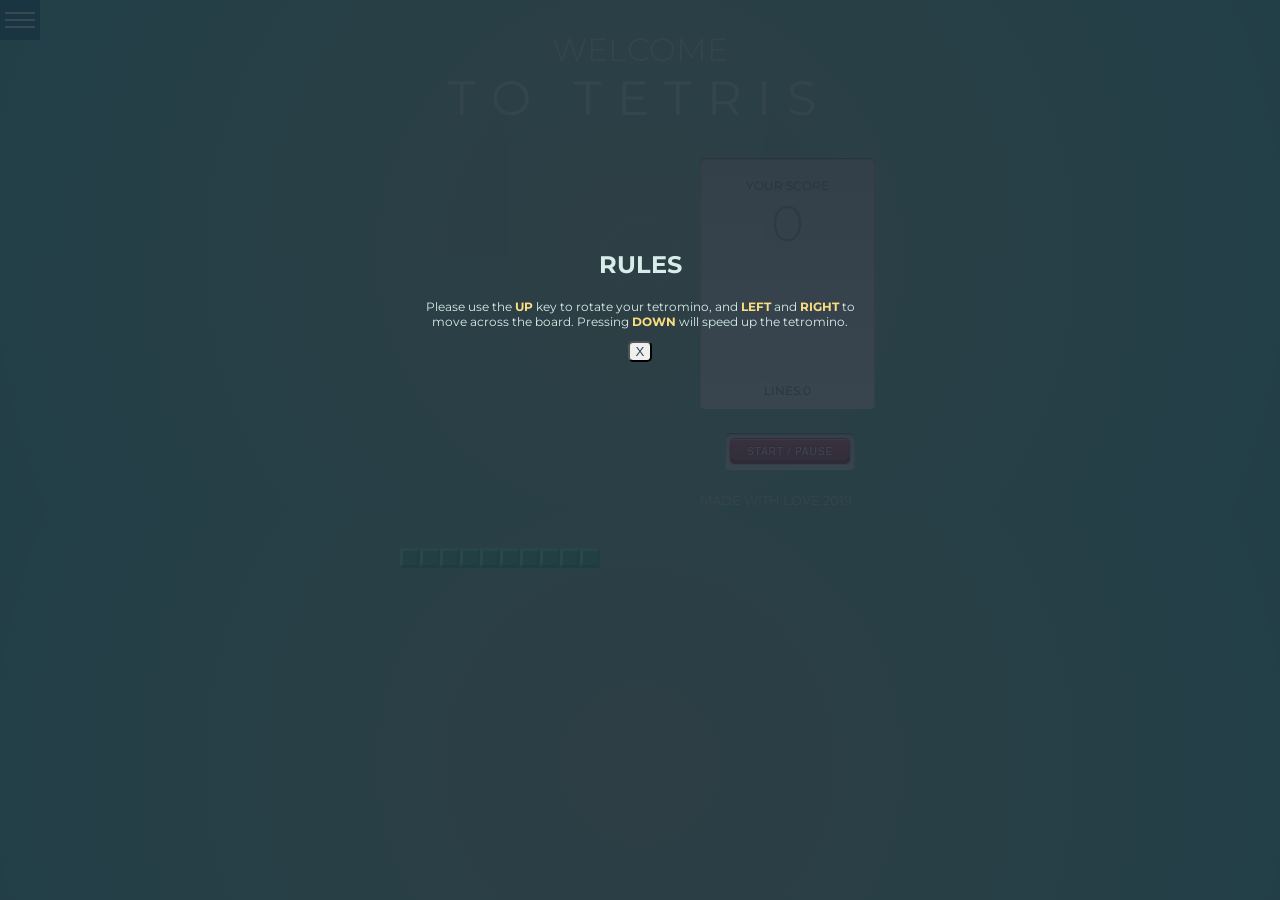
<file: Tetris/index.html>
<!DOCTYPE html>
<html lang="en" dir="ltr">

<head>
  <meta charset="utf-8">
  <title>Tetris!</title>
  <script src="js/app.js" charset="utf-8"></script>
  <link rel="stylesheet" href="css/style.css">
  <link href="https://fonts.googleapis.com/css?family=Montserrat:300,400&display=swap" rel="stylesheet">
</head>

<body>
  <div class="menu-wrap">
    <input type="checkbox" class="toggler">
    <div class="hamburger">
      <div></div>
    </div>
    <div class="menu">
      <div class="menu-content">
        <h2 class="t-ucase">rules</h2>
        <p class="rules"> Please use the <b class="key">UP</b> key to rotate your tetromino, and <b class="key">LEFT</b>
          and <b class="key">RIGHT</b> to <br> move across the board. Pressing <b class="key">DOWN</b> will speed up the
          tetromino.</p>
        <button class="close fw-400">X</button>
      </div>
    </div>
  </div>
  <header>
    <h1 class="fw-300 t-ucase">Welcome <br><span class="fw-400 t-wide t-big t-ucase">to tetris</span></h1>
  </header>
  <main class="game-area">
    <div class="game">
      <div class="grid"></div>
    </div>
    <section>
      <div class="display">
        <h1 class="score fw-400 t-ucase">Your Score <br> <span class="score-display t-ucase fw-300">0</span></h1>
        <div class="previous-shape">
          <div class="previous-grid"></div>
        </div>
        <h2 class="lines-display fw-400 t-ucase">Lines:<span class="lines-score">0</span></h2>
      </div>
      <button class="button t-ucase" href="#">Start / Pause</button>
      <small class='footer t-ucase'>made with love 2019</small>
    </section>
  </main>
</body>

</html>
</file>
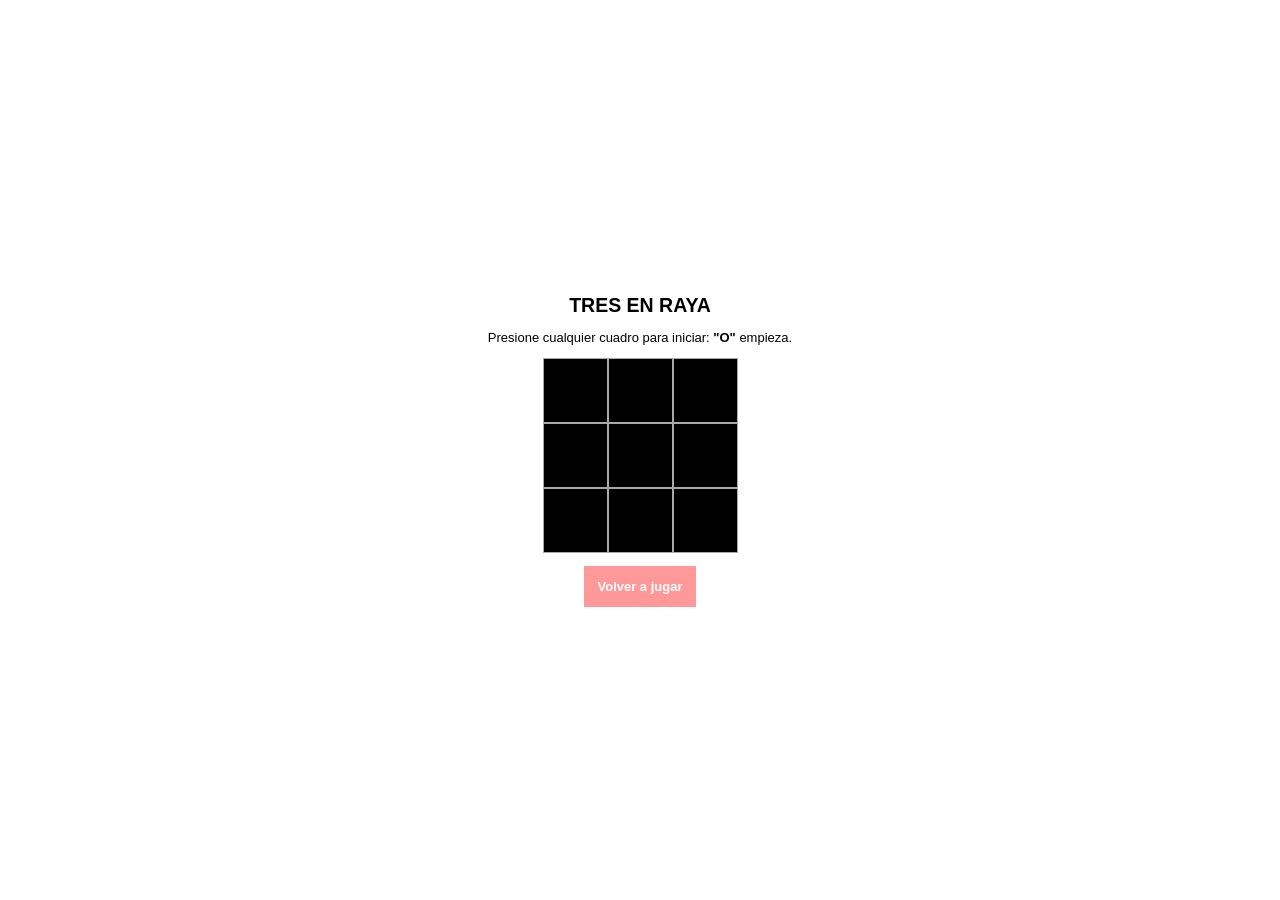
<file: tres-en-raya/index.html>
<!DOCTYPE html>
<html lang="es">
  <head>
    <meta charset="UTF-8" />
    <meta http-equiv="X-UA-Compatible" content="IE=edge" />
    <meta name="viewport" content="width=device-width, initial-scale=1.0" />
    <link rel="stylesheet" href="./style.css" />
    <title>Tres en raya</title>
  </head>
  <body>
    <div class="contenedor-juego">
      <div class="juego-titulo"><h2>TRES EN RAYA</h2></div>
      <div id="juego-info" class="juego-info"></div>
      <div class="juego-cuadricula">
        <div class="cuadro"></div>
        <div class="cuadro"></div>
        <div class="cuadro"></div>
        <div class="cuadro"></div>
        <div class="cuadro"></div>
        <div class="cuadro"></div>
        <div class="cuadro"></div>
        <div class="cuadro"></div>
        <div class="cuadro"></div>
      </div>

      <div id="juego-boton" class="juego-boton">Volver a jugar</div>
    </div>

    <script src="./script.js"></script>
  </body>
</html>
</file>
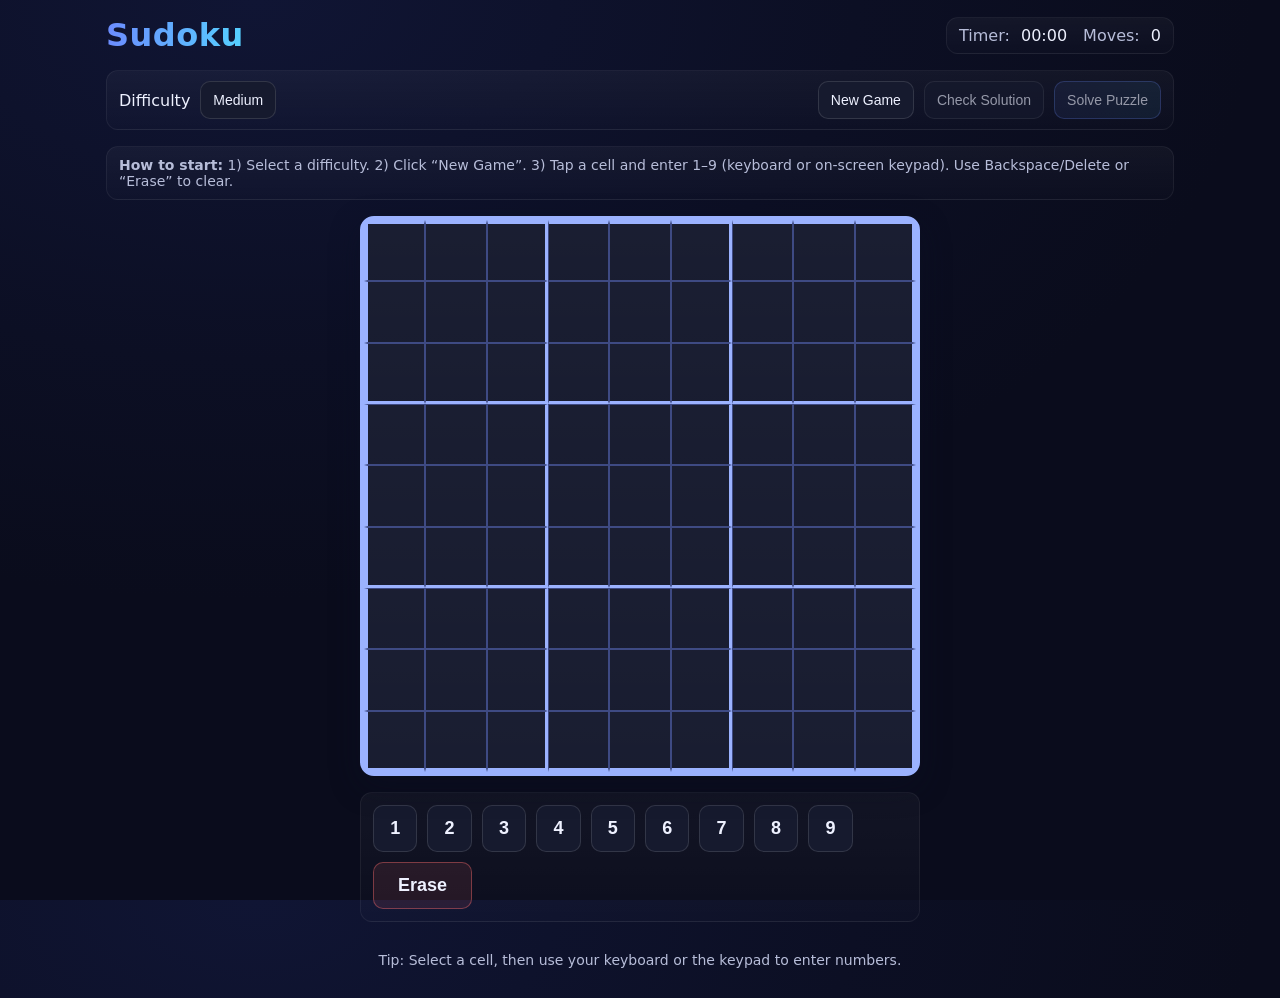
<file: sudoku/sudoku-web/index.html>
<!DOCTYPE html>
<html lang="en">
<head>
  <meta charset="UTF-8" />
  <meta name="viewport" content="width=device-width, initial-scale=1" />
  <title>Sudoku</title>
  <link rel="stylesheet" href="style.css" />
</head>
<body>
  <div class="app">
    <header class="header">
      <h1>Sudoku</h1>
      <div class="status">
        <div class="stat"><span class="label">Timer:</span> <span id="timer">00:00</span></div>
        <div class="stat"><span class="label">Moves:</span> <span id="moves">0</span></div>
      </div>
    </header>

    <section class="controls">
      <div class="left-controls">
        <label for="difficulty" class="label">Difficulty</label>
        <select id="difficulty" aria-label="Select difficulty">
          <option value="easy">Easy</option>
          <option value="medium" selected>Medium</option>
          <option value="hard">Hard</option>
        </select>
      </div>
      <div class="right-controls">
        <button id="newGameBtn" class="btn">New Game</button>
        <button id="checkBtn" class="btn" disabled>Check Solution</button>
        <button id="solveBtn" class="btn btn-accent" disabled>Solve Puzzle</button>
      </div>
    </section>

    <section class="howto" aria-live="polite">
      <strong>How to start:</strong>
      <span>1) Select a difficulty. 2) Click “New Game”. 3) Tap a cell and enter 1–9 (keyboard or on-screen keypad). Use Backspace/Delete or “Erase” to clear.</span>
    </section>

    <main class="board-wrapper">
      <div id="board" class="board" role="grid" aria-label="Sudoku board"></div>
    </main>

    <section class="keypad" aria-label="Number keypad">
      <button class="key" data-key="1">1</button>
      <button class="key" data-key="2">2</button>
      <button class="key" data-key="3">3</button>
      <button class="key" data-key="4">4</button>
      <button class="key" data-key="5">5</button>
      <button class="key" data-key="6">6</button>
      <button class="key" data-key="7">7</button>
      <button class="key" data-key="8">8</button>
      <button class="key" data-key="9">9</button>
      <button class="key key-erase" data-key="erase">Erase</button>
    </section>

    <footer class="footer">
      <p>Tip: Select a cell, then use your keyboard or the keypad to enter numbers.</p>
    </footer>
  </div>

  <script src="script.js"></script>
</body>
</html>
</file>
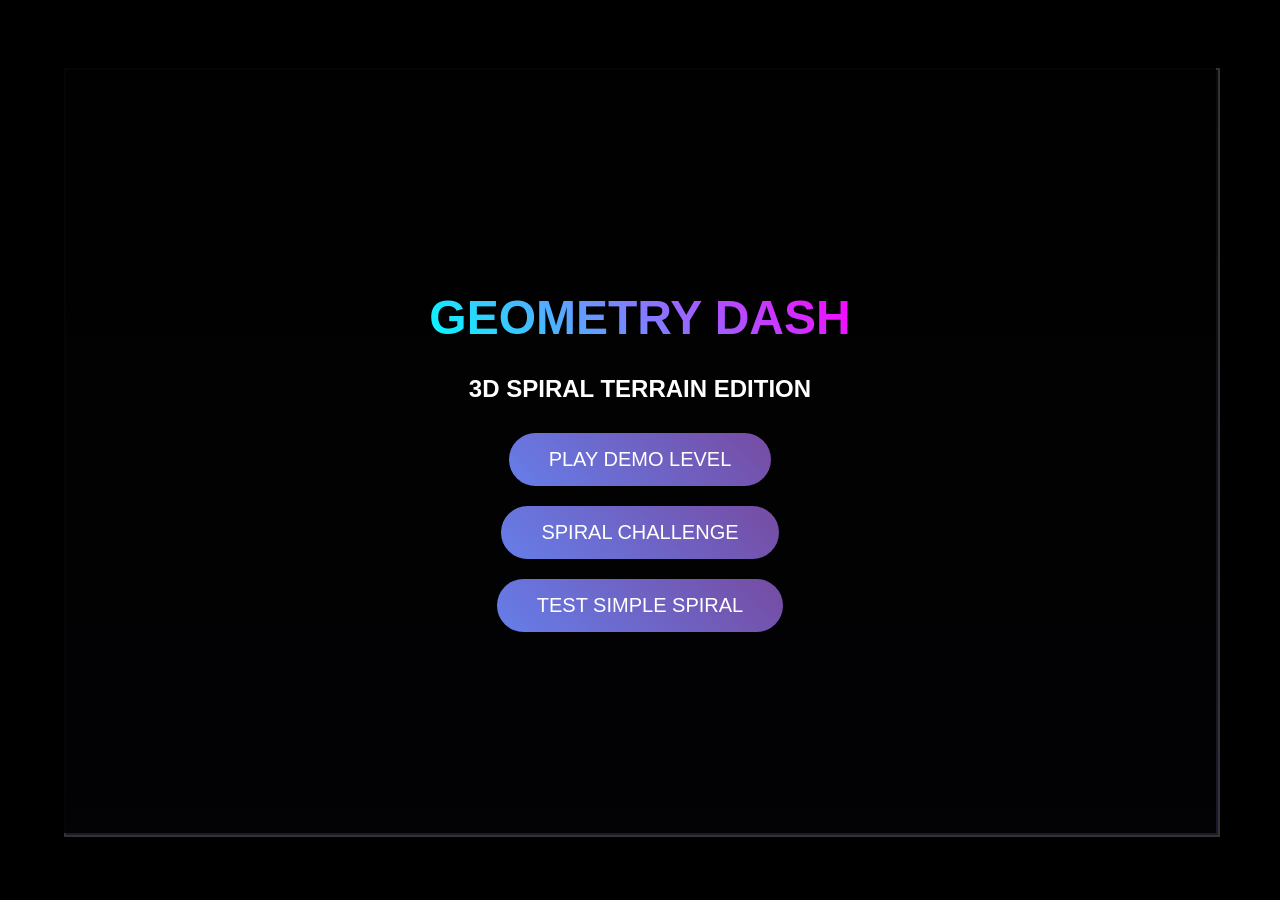
<file: geometry-dash/game-terrain-3d-fixed.html>
<!DOCTYPE html>
<html lang="en">
<head>
    <meta charset="UTF-8">
    <meta name="viewport" content="width=device-width, initial-scale=1.0">
    <title>Geometry Dash - 3D Spiral Terrain Edition (Fixed)</title>
    <style>
        body {
            margin: 0;
            padding: 0;
            background: #000;
            display: flex;
            justify-content: center;
            align-items: center;
            min-height: 100vh;
            font-family: 'Arial', sans-serif;
            overflow: hidden;
        }

        #gameContainer {
            position: relative;
            width: 90vw;
            height: 85vh;
            max-width: 1600px;
            max-height: 900px;
        }

        #gameCanvas {
            display: block;
            background: linear-gradient(180deg, #0a0a0a 0%, #1a1a2e 100%);
            width: 100%;
            height: 100%;
            border: 2px solid #333;
        }

        #startMenu {
            position: absolute;
            top: 0;
            left: 0;
            right: 0;
            bottom: 0;
            background: rgba(0, 0, 0, 0.9);
            display: flex;
            flex-direction: column;
            justify-content: center;
            align-items: center;
            color: white;
        }

        #startMenu h1 {
            font-size: 48px;
            margin-bottom: 10px;
            background: linear-gradient(45deg, #00ffff, #ff00ff);
            -webkit-background-clip: text;
            background-clip: text;
            -webkit-text-fill-color: transparent;
        }

        .menuButton {
            padding: 15px 40px;
            font-size: 20px;
            margin: 10px;
            background: linear-gradient(45deg, #667eea, #764ba2);
            border: none;
            color: white;
            border-radius: 30px;
            cursor: pointer;
            transition: all 0.3s;
        }

        .menuButton:hover {
            transform: translateY(-3px);
            box-shadow: 0 10px 20px rgba(102, 126, 234, 0.4);
        }

        #controls {
            position: absolute;
            bottom: 10px;
            left: 10px;
            color: white;
            font-size: 14px;
            background: rgba(0, 0, 0, 0.5);
            padding: 10px;
            border-radius: 5px;
        }

        #score {
            position: absolute;
            top: 10px;
            right: 10px;
            color: white;
            font-size: 24px;
            font-weight: bold;
        }

        #debugInfo {
            position: absolute;
            top: 10px;
            left: 10px;
            color: #0f0;
            font-size: 12px;
            font-family: monospace;
            background: rgba(0, 0, 0, 0.7);
            padding: 5px;
        }
    </style>
</head>
<body>
    <div id="gameContainer">
        <canvas id="gameCanvas"></canvas>

        <div id="startMenu">
            <h1>GEOMETRY DASH</h1>
            <h2>3D SPIRAL TERRAIN EDITION</h2>
            <button class="menuButton" onclick="game.start('demo')">PLAY DEMO LEVEL</button>
            <button class="menuButton" onclick="game.start('spiral')">SPIRAL CHALLENGE</button>
            <button class="menuButton" onclick="game.start('test')">TEST SIMPLE SPIRAL</button>
        </div>

        <div id="controls" style="display: none;">
            SPACE/Click - Jump | D - Debug
        </div>

        <div id="score" style="display: none;">
            Score: <span id="scoreValue">0</span>
        </div>

        <div id="debugInfo" style="display: none;"></div>
    </div>

    <script>
        // Main game object
        const game = {
            canvas: null,
            ctx: null,
            state: {
                isPlaying: false,
                mode: 'demo',
                score: 0
            },
            player: null,
            terrain: [],
            cameraX: 0,
            animationId: null,
            debug: false
        };

        // Initialize canvas
        function initCanvas() {
            game.canvas = document.getElementById('gameCanvas');
            game.ctx = game.canvas.getContext('2d');

            // Set proper dimensions
            const container = document.getElementById('gameContainer');
            game.canvas.width = container.clientWidth;
            game.canvas.height = container.clientHeight;
        }

        // Simple Terrain Classes (built-in to avoid loading issues)
        class TerrainSegment {
            constructor(startX, endX, type = 'flat') {
                this.startX = startX;
                this.endX = endX;
                this.type = type;
            }

            getHeightAt(x) {
                return 50; // Default ground height
            }

            render(ctx, cameraX) {
                // Override in subclasses
            }
        }

        class FlatTerrain extends TerrainSegment {
            constructor(startX, endX, height = 50) {
                super(startX, endX, 'flat');
                this.height = height;
            }

            getHeightAt(x) {
                return this.height;
            }

            render(ctx, cameraX) {
                ctx.fillStyle = '#444';
                ctx.fillRect(
                    this.startX - cameraX,
                    game.canvas.height - this.height,
                    this.endX - this.startX,
                    this.height
                );
            }
        }

        class HillTerrain extends TerrainSegment {
            constructor(startX, endX, startHeight, endHeight) {
                super(startX, endX, 'hill');
                this.startHeight = startHeight;
                this.endHeight = endHeight;
            }

            getHeightAt(x) {
                if (x <= this.startX) return this.startHeight;
                if (x >= this.endX) return this.endHeight;

                const t = (x - this.startX) / (this.endX - this.startX);
                return this.startHeight + (this.endHeight - this.startHeight) * t;
            }

            render(ctx, cameraX) {
                ctx.fillStyle = '#555';
                ctx.beginPath();
                ctx.moveTo(this.startX - cameraX, game.canvas.height);
                ctx.lineTo(this.startX - cameraX, game.canvas.height - this.startHeight);
                ctx.lineTo(this.endX - cameraX, game.canvas.height - this.endHeight);
                ctx.lineTo(this.endX - cameraX, game.canvas.height);
                ctx.closePath();
                ctx.fill();
            }
        }

        class SimpleSpiralTerrain extends TerrainSegment {
            constructor(startX, endX, config = {}) {
                super(startX, endX, 'spiral3d');
                this.centerX = config.centerX || (startX + endX) / 2;
                this.centerY = config.centerY || game.canvas.height / 2;
                this.radius = config.radius || 100;
                this.rotations = config.rotations || 2;
                this.segments = 50;
                this.time = 0;
            }

            getHeightAt(x) {
                // Map X position to spiral
                const t = (x - this.startX) / (this.endX - this.startX);
                const angle = t * this.rotations * Math.PI * 2;

                // Simple height variation based on spiral position
                return 50 + Math.sin(angle) * 30;
            }

            render(ctx, cameraX) {
                const viewX = this.centerX - cameraX;

                // Draw spiral path
                ctx.strokeStyle = '#00ffff';
                ctx.lineWidth = 3;
                ctx.beginPath();

                for (let i = 0; i <= this.segments; i++) {
                    const t = i / this.segments;
                    const angle = t * this.rotations * Math.PI * 2 + this.time * 0.02;

                    // Simple 3D effect
                    const x3d = Math.cos(angle) * this.radius;
                    const y3d = Math.sin(angle) * this.radius;
                    const z = t * 100;

                    // Fake perspective
                    const scale = 1 - z / 500;
                    const screenX = viewX + x3d * scale;
                    const screenY = this.centerY + y3d * scale - z * 0.5;

                    if (i === 0) {
                        ctx.moveTo(screenX, screenY);
                    } else {
                        ctx.lineTo(screenX, screenY);
                    }
                }
                ctx.stroke();

                // Draw ground line for reference
                ctx.strokeStyle = '#666';
                ctx.lineWidth = 2;
                ctx.beginPath();
                ctx.moveTo(this.startX - cameraX, game.canvas.height - 50);
                ctx.lineTo(this.endX - cameraX, game.canvas.height - 50);
                ctx.stroke();

                this.time++;
            }
        }

        // Player class
        class Player {
            constructor() {
                this.x = 100;
                this.y = 100;
                this.width = 30;
                this.height = 30;
                this.velocityY = 0;
                this.isJumping = false;
                this.gravity = 0.8;
                this.jumpForce = -15;
                this.rotation = 0;
            }

            update(terrain) {
                // Apply gravity
                this.velocityY += this.gravity;
                this.y += this.velocityY;

                // Get ground height at player position
                let groundHeight = 50;
                for (const segment of terrain) {
                    if (this.x >= segment.startX && this.x <= segment.endX) {
                        groundHeight = segment.getHeightAt(this.x);
                        break;
                    }
                }

                const groundY = game.canvas.height - groundHeight - this.height;

                // Ground collision
                if (this.y >= groundY) {
                    this.y = groundY;
                    this.velocityY = 0;
                    this.isJumping = false;
                    this.rotation = 0;
                }

                // Rotation when jumping
                if (this.isJumping) {
                    this.rotation += 5;
                }

                // Auto-move forward
                this.x += 5;
            }

            jump() {
                if (!this.isJumping) {
                    this.velocityY = this.jumpForce;
                    this.isJumping = true;
                }
            }

            render(ctx, cameraX) {
                ctx.save();

                // Position relative to camera
                const screenX = this.x - cameraX + this.width / 2;
                const screenY = this.y + this.height / 2;

                ctx.translate(screenX, screenY);
                ctx.rotate(this.rotation * Math.PI / 180);

                // Draw player
                ctx.fillStyle = '#ff0';
                ctx.fillRect(-this.width / 2, -this.height / 2, this.width, this.height);

                ctx.strokeStyle = '#fa0';
                ctx.lineWidth = 2;
                ctx.strokeRect(-this.width / 2, -this.height / 2, this.width, this.height);

                ctx.restore();
            }
        }

        // Create levels
        function createLevel(mode) {
            game.terrain = [];
            let x = 0;

            switch(mode) {
                case 'demo':
                    // Flat start
                    game.terrain.push(new FlatTerrain(x, x + 300, 50));
                    x += 300;

                    // Hill up
                    game.terrain.push(new HillTerrain(x, x + 400, 50, 120));
                    x += 400;

                    // Flat top
                    game.terrain.push(new FlatTerrain(x, x + 200, 120));
                    x += 200;

                    // Hill down
                    game.terrain.push(new HillTerrain(x, x + 400, 120, 30));
                    x += 400;

                    // Flat before spiral
                    game.terrain.push(new FlatTerrain(x, x + 300, 30));
                    x += 300;

                    // 3D Spiral!
                    game.terrain.push(new SimpleSpiralTerrain(x, x + 800, {
                        centerX: x + 400,
                        centerY: game.canvas.height / 2,
                        radius: 120,
                        rotations: 2
                    }));
                    x += 800;

                    // Flat end
                    game.terrain.push(new FlatTerrain(x, x + 1000, 50));
                    break;

                case 'spiral':
                    // Start platform
                    game.terrain.push(new FlatTerrain(x, x + 400, 50));
                    x += 400;

                    // First spiral
                    game.terrain.push(new SimpleSpiralTerrain(x, x + 600, {
                        centerX: x + 300,
                        centerY: game.canvas.height / 2,
                        radius: 100,
                        rotations: 1.5
                    }));
                    x += 600;

                    // Bridge
                    game.terrain.push(new FlatTerrain(x, x + 200, 80));
                    x += 200;

                    // Second spiral
                    game.terrain.push(new SimpleSpiralTerrain(x, x + 800, {
                        centerX: x + 400,
                        centerY: game.canvas.height / 2 - 50,
                        radius: 130,
                        rotations: 2.5
                    }));
                    x += 800;

                    // End
                    game.terrain.push(new FlatTerrain(x, x + 500, 50));
                    break;

                case 'test':
                    // Simple test level
                    game.terrain.push(new FlatTerrain(0, 300, 50));
                    game.terrain.push(new SimpleSpiralTerrain(300, 900, {
                        centerX: 600,
                        centerY: game.canvas.height / 2,
                        radius: 150,
                        rotations: 3
                    }));
                    game.terrain.push(new FlatTerrain(900, 1500, 50));
                    break;
            }
        }

        // Update game
        function update() {
            if (!game.state.isPlaying) return;

            // Update player
            game.player.update(game.terrain);

            // Update camera
            game.cameraX = game.player.x - 200;

            // Update score
            game.state.score = Math.floor(game.player.x / 10);
            document.getElementById('scoreValue').textContent = game.state.score;

            // Check game over
            if (game.player.y > game.canvas.height) {
                gameOver();
            }

            // Debug info
            if (game.debug) {
                const debug = document.getElementById('debugInfo');
                const currentTerrain = game.terrain.find(t =>
                    game.player.x >= t.startX && game.player.x <= t.endX
                );
                debug.innerHTML = `
                    Player: (${Math.floor(game.player.x)}, ${Math.floor(game.player.y)})<br>
                    Camera: ${Math.floor(game.cameraX)}<br>
                    Terrain: ${currentTerrain ? currentTerrain.type : 'none'}<br>
                    Canvas: ${game.canvas.width}x${game.canvas.height}
                `;
            }
        }

        // Render game
        function render() {
            // Clear canvas
            game.ctx.fillStyle = '#0a0a0a';
            game.ctx.fillRect(0, 0, game.canvas.width, game.canvas.height);

            // Draw gradient background
            const gradient = game.ctx.createLinearGradient(0, 0, 0, game.canvas.height);
            gradient.addColorStop(0, '#0a0a0a');
            gradient.addColorStop(1, '#1a1a2e');
            game.ctx.fillStyle = gradient;
            game.ctx.fillRect(0, 0, game.canvas.width, game.canvas.height);

            // Render terrain
            for (const segment of game.terrain) {
                if (segment.endX >= game.cameraX && segment.startX <= game.cameraX + game.canvas.width) {
                    segment.render(game.ctx, game.cameraX);
                }
            }

            // Render player
            game.player.render(game.ctx, game.cameraX);

            // Find current terrain type
            const currentTerrain = game.terrain.find(t =>
                game.player.x >= t.startX && game.player.x <= t.endX
            );

            // Display terrain indicator
            if (currentTerrain && currentTerrain.type === 'spiral3d') {
                game.ctx.fillStyle = '#00ffff';
                game.ctx.font = 'bold 24px Arial';
                game.ctx.textAlign = 'center';
                game.ctx.fillText('🌀 3D SPIRAL!', game.canvas.width / 2, 100);
                game.ctx.textAlign = 'left';
            }
        }

        // Game loop
        function gameLoop() {
            update();
            render();
            game.animationId = requestAnimationFrame(gameLoop);
        }

        // Start game
        game.start = function(mode) {
            // Initialize canvas
            initCanvas();

            // Set game state
            game.state.mode = mode;
            game.state.isPlaying = true;
            game.state.score = 0;

            // Create level
            createLevel(mode);

            // Create player
            game.player = new Player();

            // Position player on first terrain
            const firstTerrain = game.terrain[0];
            if (firstTerrain) {
                const groundHeight = firstTerrain.getHeightAt(game.player.x);
                game.player.y = game.canvas.height - groundHeight - game.player.height - 10;
            }

            // Hide menu, show game
            document.getElementById('startMenu').style.display = 'none';
            document.getElementById('controls').style.display = 'block';
            document.getElementById('score').style.display = 'block';

            // Start game loop
            gameLoop();
        };

        // Game over
        function gameOver() {
            game.state.isPlaying = false;
            cancelAnimationFrame(game.animationId);
            alert(`Game Over! Score: ${game.state.score}`);
            location.reload();
        }

        // Input handling
        document.addEventListener('keydown', (e) => {
            if (!game.state.isPlaying) return;

            switch(e.code) {
                case 'Space':
                    game.player.jump();
                    break;
                case 'KeyD':
                    game.debug = !game.debug;
                    document.getElementById('debugInfo').style.display =
                        game.debug ? 'block' : 'none';
                    break;
            }
        });

        // Click to jump
        document.getElementById('gameCanvas').addEventListener('click', () => {
            if (game.state.isPlaying) {
                game.player.jump();
            }
        });

        // Initialize on load
        window.addEventListener('load', () => {
            initCanvas();
        });

        // Handle resize
        window.addEventListener('resize', () => {
            if (game.canvas) {
                initCanvas();
            }
        });
    </script>
</body>
</html>
</file>
<file: estilo.css>
/* ==========================================
   VARIABLES GLOBALES Y RESET
   ========================================== */
:root {
    --color-fondo: #0f0f14;
    --color-tarjeta: #1a1a24;
    --color-primario: #ff4757;
    --color-secundario: #2ed573;
    --color-texto: #ffffff;
    --color-subtexto: #a0a0b0;
    --fuente-principal: 'Segoe UI', Roboto, Helvetica, Arial, sans-serif;
}

* {
    box-sizing: border-box;
    margin: 0;
    padding: 0;
}

body {
    background-color: var(--color-fondo);
    color: var(--color-texto);
    font-family: var(--fuente-principal);
    line-height: 1.6;
}

/* ==========================================
   ENCABEZADO / HERO
   ========================================== */
.hero {
    background: linear-gradient(135deg, #1f1c2c 0%, #3a3852 100%);
    padding: 3.5rem 1.5rem;
    text-align: center;
    border-bottom: 3px solid var(--color-primario);
    box-shadow: 0 4px 20px rgba(0, 0, 0, 0.6);
}

.hero-contenido {
    max-width: 800px;
    margin: 0 auto;
}

.titulo-principal {
    font-size: 2.5rem;
    margin-bottom: 0.5rem;
    color: var(--color-texto);
    text-shadow: 0 2px 10px rgba(0, 0, 0, 0.7);
}

.subtitulo-principal {
    font-size: 1.2rem;
    color: #d1d1e0;
}

/* ==========================================
   CONTENEDOR PRINCIPAL E INTRODUCCIÓN
   ========================================== */
.contenedor {
    max-width: 1200px;
    margin: 0 auto;
    padding: 2.5rem 1.5rem;
}

.introduccion {
    text-align: center;
    margin-bottom: 2.5rem;
}

.parrafo-destacado {
    font-size: 1.15rem;
    color: var(--color-subtexto);
    max-width: 850px;
    margin: 0 auto 1.5rem auto;
}

.contenedor-banner {
    margin: 1.5rem 0;
}

.banner-principal {
    max-width: 100%;
    height: auto;
    max-height: 250px;
    border-radius: 12px;
    object-fit: contain;
    box-shadow: 0 4px 15px rgba(0, 0, 0, 0.4);
}

.indicacion-navegacion {
    font-weight: 600;
    color: var(--color-secundario);
    font-size: 1.05rem;
    margin-top: 1rem;
}

/* ==========================================
   CUADRÍCULA Y TARJETAS DINÁMICAS (LIBRERÍA)
   ========================================== */
.secciones-grid {
    display: grid;
    grid-template-columns: repeat(auto-fit, minmax(260px, 1fr));
    gap: 2rem;
    margin-bottom: 3.5rem;
}

.tarjeta-navegacion {
    display: flex;
    flex-direction: column;
    background-color: var(--color-tarjeta);
    border-radius: 12px;
    overflow: hidden;
    text-decoration: none;
    color: var(--color-texto);
    border: 2px solid transparent;
    transition: transform 0.3s ease, box-shadow 0.3s ease, border-color 0.3s ease;
    box-shadow: 0 4px 12px rgba(0, 0, 0, 0.35);
}

/* Efecto Hover e Iluminación */
.tarjeta-navegacion:hover {
    transform: translateY(-8px) scale(1.02);
    box-shadow: 0 12px 24px rgba(255, 71, 87, 0.35);
    border-color: var(--color-primario);
}

.imagen-contenedor {
    width: 100%;
    height: 180px;
    overflow: hidden;
    background-color: #0b0b0f;
}

.tarjeta-navegacion img {
    width: 100%;
    height: 180px;
    object-fit: cover;
    transition: transform 0.4s ease;
}

.tarjeta-navegacion:hover img {
    transform: scale(1.08);
}

.tarjeta-info {
    padding: 1.2rem;
    text-align: center;
}

.tarjeta-info h3 {
    font-size: 1.2rem;
    margin-bottom: 0.4rem;
    color: var(--color-texto);
}

.tarjeta-info p {
    font-size: 0.9rem;
    color: var(--color-subtexto);
}

/* ==========================================
   SECCIÓN DE REDES SOCIALES
   ========================================== */
.redes-sociales-seccion {
    margin-top: 4rem;
    text-align: center;
    border-top: 1px solid #2a2a3a;
    padding-top: 2.5rem;
}

.redes-sociales-seccion h2 {
    font-size: 1.8rem;
    margin-bottom: 2rem;
    color: var(--color-texto);
}

.redes-grid {
    display: grid;
    grid-template-columns: repeat(auto-fit, minmax(260px, 1fr));
    gap: 1.5rem;
}

.tarjeta-red {
    display: flex;
    align-items: center;
    background-color: var(--color-tarjeta);
    padding: 1rem 1.2rem;
    border-radius: 10px;
    text-decoration: none;
    color: var(--color-texto);
    border: 1px solid #2a2a3a;
    transition: transform 0.3s ease, background-color 0.3s ease, border-color 0.3s ease;
}

.tarjeta-red:hover {
    transform: translateY(-5px);
    background-color: #222230;
    border-color: var(--color-secundario);
}

.tarjeta-red img {
    width: 50px;
    height: 50px;
    border-radius: 8px;
    object-fit: cover;
    margin-right: 1rem;
}

.tarjeta-red .tarjeta-info {
    text-align: left;
    padding: 0;
}

/* ==========================================
   DISEÑO RESPONSIVO
   ========================================== */
@media (max-width: 600px) {
    .titulo-principal {
        font-size: 1.8rem;
    }

    .secciones-grid, .redes-grid {
        grid-template-columns: 1fr;
    }
}
</file>
<file: breakout/styles.css>
.grid {
  position: absolute;
  width: 560px;
  height: 300px;
  border: solid 1px black;
  margin-top: 100px;
}

.user {
  position: absolute;
  width: 100px;
  height: 20px;
  background-color: blueviolet;
}

.block {
  position: absolute;
  width: 100px;
  height: 20px;
  background-color: blue;
}

.ball {
  position: absolute;
  width: 20px;
  height: 20px;
  border-radius: 10px;
  background-color: red;
}
</file>
<file: Buscaminas/style.css>
/*******************************************************************************\ 
 Reglas generales
\*******************************************************************************/

/* Para prevenir el seleccionar texto con el doble-click */
body{
    -webkit-touch-callout: none;
    -webkit-user-select: none;
    -khtml-user-select: none;
    -moz-user-select: none;
    -ms-user-select: none;
    user-select: none;
}

.main {
    width: fit-content;
    font-family: Arial, Helvetica, sans-serif;
}


/*******************************************************************************\ 
 Sección de cabecera (incluye título, formulario y botón generar)
\*******************************************************************************/
.header > h1 {
    text-align: center;
    letter-spacing: 0.5rem;
}

.formulario-juego,
.formulario,
.entrada {
    display: flex;
}

.formulario-juego {
    justify-content: space-between;
    margin: 0rem 2rem;
}

.formulario {
    flex-direction: column;
}

.entrada {
    margin-bottom: 0.5rem;
    align-items: center;
}
.entrada > label {
    width: 25rem;
}
.entrada > input {
    width: 5rem;
    height: 2rem;
    text-align: center;
}

.btn-generar {
    margin-left: 2rem;
    padding: 0rem 2rem;
}


/*******************************************************************************\ 
 Sección del Buscaminas (incluye la cabcera del juego, el juego y el resultado)
\*******************************************************************************/
.contenedor-juego {
    display: flex;
    flex-direction: column;
    margin: 1rem 2rem;
    align-items: center;
}

.hidden {
    display: none;
}


/*** Contador de banderas... */
.contenedor-juego > h2 {
    margin-bottom: 0.5rem;
}
#num-banderas {
    color: blue;
    font-weight: bold;
}
/* ...Contador de banderas ***/


/*** Juego... */
.juego {
    display: flex;
    flex-wrap: wrap;
    background-color: grey;
    margin-bottom: 0.5rem;
}

.juego div {
    height: 4rem;
    width: 4rem;
    box-sizing: border-box;
    border: 1px solid black;
}

.marcada {
    background-color: lightgray;
    font-size: 3rem;
    text-align: center;
    line-height: 4rem;
}

.bandera {
    font-size: 2rem;
    text-align: center;
    line-height: 4rem;
}

.back-red {
    background-color: red !important;
}

.back-green {
    background-color: green !important;
}
/* ...Juego ***/


/*** Resultado... */
.resultado-juego {
    font-size: 2.5vw;
    font-weight: bold;
    text-align: center;
    padding: 1rem 0rem;
}
/* ...Resultado ***/
</file>
<file: classic-snake-game-html5-canvas-javascript/css/style.css>
* {
  margin: 0;
  padding: 0;
  box-sizing: border-box;
}

html,
body {
  width: 100%;
  height: 100%;
  background: #c8d218;
  font-family: "Varela Round", sans-serif;
  overflow: hidden;
  position: fixed;
}

body {
  display: flex;
  justify-content: center;
  align-items: center;
}

.container {
  width: 90%;
  max-width: 420px;
  border: 9px solid #ffffff;
  border-radius: 20px;
  box-shadow: 10px 10px 50px 15px rgba(0, 0, 0, 0.3);
  background-color: #455a64;
  position: relative;
  display: flex;
  flex-direction: column;
  align-items: center;
}

.canvas-wrapper {
  width: 100%;
  height: 0;
  padding-bottom: 100%;
  position: relative;
}

canvas {
  position: absolute;
  top: 0;
  left: 0;
  right: 0;
  bottom: 0;
  height: 100%;
  width: 100%;
  background-color: #37474f;
  border-radius: 10px 10px 0 0;
}

.controls {
  width: 100%;
  padding: 15px 10px 5px;
  display: flex;
  justify-content: space-between;
  flex-wrap: wrap;
  align-items: center;
}

button[class^="btn"] {
  background-color: #a0a809;
  padding: 8px 18px;
  text-transform: uppercase;
  font-family: "Varela Round", sans-serif;
  font-size: 14px;
  color: rgb(255, 255, 255);
  font-weight: bold;
  border: none;
  border-radius: 30px;
  letter-spacing: 0.3em;
  height: 38px;
  line-height: 38px;
  padding: 0 16px;
  box-shadow: 0 4px 10px rgba(0, 0, 0, 0.25);
  outline: none;
  cursor: pointer;
  transition: all 0.2s ease;
  text-align: center;
  margin: 5px 8px;
  background: #8a9200;
  border-bottom: 3px solid #5c6100;
}

button[class^="btn"]:active {
  transform: scale(0.96);
  box-shadow: 0 2px 5px rgba(0, 0, 0, 0.2);
  border-bottom-width: 1px;
}

.range {
  width: 100%;
  margin: 8px 15px 12px;
  display: flex;
  align-items: center;
}

.range label {
  color: white;
  text-transform: uppercase;
  margin-right: 12px;
  width: 50px;
  font-size: 13px;
  font-weight: bold;
  letter-spacing: 0.5px;
}

.range_inputWrapper {
  width: 100%;
  position: relative;
  height: 22px;
  background-color: #ffffff;
  box-shadow: inset 0 1px 3px rgba(0,0,0,0.2);
  border-radius: 12px;
  overflow: hidden;
}

.range_inputValue {
  position: absolute;
  left: 0;
  top: 0;
  height: 100%;
  color: #2c3e50;
  font-size: 13px;
  padding-left: 8px;
  line-height: 22px;
  font-weight: bold;
  z-index: 2;
  pointer-events: none;
  text-shadow: 0 1px 0 white;
}

.range_inputSlider {
  transform-origin: left top;
  position: absolute;
  top: 0;
  left: 0;
  background: linear-gradient(to right, #c0ca12, #a0a809);
  display: inline-block;
  width: 100%;
  height: 100%;
  transform: scaleX(0);
  transition: transform 0.2s ease-out;
  border-radius: 12px 0 0 12px;
}

.range input {
  position: absolute;
  left: 0;
  top: 0;
  height: 100%;
  width: 100%;
  margin: 0;
  opacity: 0;
  cursor: ew-resize;
  z-index: 3;
}

.score-container {
  position: absolute;
  top: 12px;
  left: 0;
  z-index: 10;
  width: 100%;
  text-align: center;
  color: white;
  pointer-events: none;
}

.score {
  font-weight: bold;
  font-size: 28px;
  opacity: 0.45;
  text-transform: uppercase;
  letter-spacing: 1px;
  text-shadow: 0 2px 4px black;
}

.high-score {
  font-weight: bold;
  font-size: 15px;
  opacity: 0.5;
  text-transform: uppercase;
  margin-top: 2px;
  letter-spacing: 0.5px;
}

.mobile-controls {
  display: none;
  align-items: center;
  justify-content: center;
  gap: 20px;
  margin: 10px 0 20px;
  padding: 0 10px;
}

.dpad {
  display: flex;
  align-items: center;
  justify-content: center;
  gap: 18px;
}

.upAndDown {
  display: flex;
  flex-direction: column;
  align-items: center;
  gap: 16px;
}

.btn-up,
.btn-down,
.btn-left,
.btn-right {
  width: 56px;
  height: 56px;
  margin: 0;
  border-radius: 50%;
  font-size: 26px;
  text-align: center;
  background: #7c8700;
  border: none;
  box-shadow: 0 6px 0 #4a5200, 0 8px 12px rgba(0,0,0,0.3);
  color: white;
  cursor: pointer;
  line-height: 56px;
  padding: 0;
  letter-spacing: normal;
  text-transform: none;
  transition: all 0.08s ease;
  display: flex;
  align-items: center;
  justify-content: center;
  user-select: none;
  -webkit-tap-highlight-color: transparent;
}

.btn-up:active,
.btn-down:active,
.btn-left:active,
.btn-right:active {
  transform: translateY(3px);
  box-shadow: 0 3px 0 #4a5200, 0 5px 8px rgba(0,0,0,0.3);
  background: #9aac0a;
}

.btn-up svg,
.btn-down svg,
.btn-left svg,
.btn-right svg {
  width: 28px;
  height: 28px;
  fill: white;
  filter: drop-shadow(0 2px 2px rgba(0,0,0,0.4));
}

@media (max-width: 1000px) {
  .mobile-controls {
    display: flex;
  }
}

@media (max-width: 450px) {
  button[class^="btn"] {
    margin: 5px 6px 10px;
    font-size: 13px;
    height: 34px;
    line-height: 34px;
    padding: 0 12px;
  }
  
  .btn-up,
  .btn-down,
  .btn-left,
  .btn-right {
    width: 52px;
    height: 52px;
    line-height: 52px;
  }
}

@media (min-width: 450px) {
  button[class^="btn"] {
    width: auto;
    min-width: 90px;
  }
}

.MDJAminDiv {
  z-index: 4444;
  position: fixed;
  bottom: 3%;
  left: 3%;
}

.MDJAmin {
  text-decoration: none;
  border-top: 1px dashed rgba(0,0,0,0.6);
  border-bottom: 1px dashed rgba(0,0,0,0.6);
  padding: 4px 4px;
  color: rgba(0, 0, 0, 0.5);
  font-family: monospace;
  font-style: italic;
  font-size: 1.2em;
  transition: all 0.5s;
  background: rgba(255,255,255,0.2);
  border-radius: 2px;
}

.MDJAmin:hover {
  color: rgb(0, 0, 0);
  background: rgba(255,255,255,0.5);
}
</file>
<file: geometry-dash/src/style.css>
* {
    margin: 0;
    padding: 0;
    box-sizing: border-box;
}

body {
    font-family: 'Courier New', monospace;
    background: #0a0a1a;
    display: flex;
    justify-content: center;
    align-items: center;
    min-height: 100vh;
    overflow: hidden;
    -webkit-user-select: none;
    user-select: none;
}

.game-container {
    background: rgba(0, 0, 0, 0.85);
    border-radius: 16px;
    padding: 20px;
    box-shadow: 0 0 60px rgba(79, 172, 254, 0.15);
    max-width: 900px;
    width: 95%;
}

.header {
    display: flex;
    justify-content: space-between;
    align-items: center;
    margin-bottom: 12px;
}

.title {
    font-size: 1.8em;
    font-weight: bold;
    background: linear-gradient(90deg, #00f2fe, #4facfe, #00f2fe);
    background-size: 200% auto;
    -webkit-background-clip: text;
    -webkit-text-fill-color: transparent;
    background-clip: text;
    animation: shimmer 3s linear infinite;
}

@keyframes shimmer {
    0% { background-position: 0% 50%; }
    100% { background-position: 200% 50%; }
}

.stats-row {
    display: flex;
    gap: 12px;
}

.stat-box {
    display: flex;
    flex-direction: column;
    align-items: center;
    background: rgba(79, 172, 254, 0.08);
    border: 1px solid rgba(79, 172, 254, 0.2);
    border-radius: 8px;
    padding: 4px 16px;
}

.stat-label {
    color: rgba(79, 172, 254, 0.6);
    font-size: 0.65em;
    letter-spacing: 2px;
}

.stat-value {
    color: #fff;
    font-size: 1.3em;
    font-weight: bold;
    min-width: 50px;
    text-align: center;
}

.canvas-wrap {
    position: relative;
}

#gameCanvas {
    width: 100%;
    height: 420px;
    background: #0f0f1e;
    border: 2px solid rgba(79, 172, 254, 0.3);
    border-radius: 12px;
    display: block;
    cursor: pointer;
}

.progress-bar {
    position: absolute;
    top: 0;
    left: 0;
    right: 0;
    height: 3px;
    background: rgba(255, 255, 255, 0.05);
    border-radius: 12px 12px 0 0;
    overflow: hidden;
}

.progress-fill {
    height: 100%;
    width: 0%;
    background: linear-gradient(90deg, #00f2fe, #4facfe);
    transition: width 0.3s ease;
    box-shadow: 0 0 8px rgba(79, 172, 254, 0.5);
}

.controls {
    margin-top: 14px;
    text-align: center;
}

.control-info {
    color: rgba(79, 172, 254, 0.5);
    font-size: 0.8em;
    margin-bottom: 10px;
}

.key {
    background: rgba(79, 172, 254, 0.12);
    padding: 2px 8px;
    border-radius: 4px;
    border: 1px solid rgba(79, 172, 254, 0.25);
    color: rgba(79, 172, 254, 0.7);
    font-size: 0.85em;
}

.button-row {
    display: flex;
    justify-content: center;
    gap: 10px;
}

.btn {
    padding: 10px 28px;
    font-size: 0.95em;
    font-weight: bold;
    border: none;
    border-radius: 8px;
    cursor: pointer;
    transition: all 0.15s ease;
    font-family: 'Courier New', monospace;
    text-transform: uppercase;
    letter-spacing: 1px;
}

.btn:active {
    transform: scale(0.95);
}

.btn-start {
    background: linear-gradient(135deg, #00f2fe, #4facfe);
    color: #0a0a1a;
}

.btn-start:hover {
    box-shadow: 0 0 20px rgba(79, 172, 254, 0.4);
}

.btn-restart {
    background: linear-gradient(135deg, #f093fb, #f5576c);
    color: white;
}

.btn-restart:hover {
    box-shadow: 0 0 20px rgba(245, 87, 108, 0.4);
}

.btn-sound {
    background: rgba(255, 255, 255, 0.08);
    color: rgba(255, 255, 255, 0.5);
    border: 1px solid rgba(255, 255, 255, 0.1);
}

.btn-sound:hover {
    background: rgba(255, 255, 255, 0.12);
}

.btn-sound.active {
    color: #00f2fe;
    border-color: rgba(0, 242, 254, 0.3);
}

/* Overlays */
.overlay {
    position: fixed;
    top: 50%;
    left: 50%;
    transform: translate(-50%, -50%);
    background: rgba(5, 5, 15, 0.96);
    padding: 40px 50px;
    border-radius: 16px;
    text-align: center;
    z-index: 100;
    border: 2px solid rgba(79, 172, 254, 0.3);
    box-shadow: 0 0 60px rgba(0, 0, 0, 0.8);
    animation: overlayIn 0.3s ease;
}

@keyframes overlayIn {
    from { opacity: 0; transform: translate(-50%, -50%) scale(0.9); }
    to { opacity: 1; transform: translate(-50%, -50%) scale(1); }
}

.overlay-title {
    font-size: 2.2em;
    color: #4facfe;
    margin-bottom: 16px;
    letter-spacing: 3px;
}

.overlay-title.dead {
    color: #f5576c;
    text-shadow: 0 0 30px rgba(245, 87, 108, 0.5);
}

.overlay-stat {
    color: rgba(255, 255, 255, 0.6);
    font-size: 1.1em;
    margin: 6px 0;
}

.hl {
    color: #fff;
    font-weight: bold;
}

.attempt-line {
    margin-top: 12px;
    color: rgba(79, 172, 254, 0.4);
    font-size: 0.9em;
}

/* Score popup */
.score-popup {
    position: fixed;
    color: #00f2fe;
    font-family: 'Courier New', monospace;
    font-weight: bold;
    font-size: 1.1em;
    pointer-events: none;
    z-index: 200;
    text-shadow: 0 0 10px rgba(0, 242, 254, 0.5);
    animation: popUp 0.8s ease forwards;
}

@keyframes popUp {
    0% { opacity: 1; transform: translateY(0) scale(1); }
    100% { opacity: 0; transform: translateY(-40px) scale(1.3); }
}

/* Mobile */
@media (max-width: 600px) {
    .game-container { padding: 12px; }
    .title { font-size: 1.2em; }
    #gameCanvas { height: 300px; }
    .header { flex-direction: column; gap: 8px; }
    .btn { padding: 8px 18px; font-size: 0.85em; }
}
</file>
<file: pac-man/style.css>
.grid {
    display: flex;
    flex-wrap: wrap;
    width: 560px;
    height: 560px;
    border: solid black;
}
  
.grid div {
    width: 20px;
    height: 20px;
}

.pac-dot {
    background-color: green;   
    border: 5px solid white;
    box-sizing: border-box;
}

.wall {
    background-color: blue;
}

.power-pellet {
    background-color: green;
    border-radius: 10px;
}

.blinky {
    background-color: red;
}

.pinky {
    background-color: pink;
}

.inky {
    background-color: cyan;
}

.clyde {
    background-color: orange;     
}

.pac-man {
    background-color: yellow;
    border-radius: 10px;
}

.scared-ghost {
    background-color: aquamarine;
}
</file>
<file: seahorse-war/style.css>
* {
  margin:0;
  padding:0;
  box-sizing: border-box;
}

#canvas1 {
  border: 5px solid black;
  position: absolute;
  top: 50%;
  left: 50%;
  transform: translate(-50%, -50%);
  background: #4d79bc;
  max-width: 100%;
  max-height: 100%;
  font-family: 'Bangers', cursive;
}

#layer1, #layer2, #layer3, #layer4, #player, #angler1, #angler2, #lucky, 
#projectile, #gears, #hivewhale, #drone, #smokeExplosion, #fireExplosion {
  display: none;
}
</file>
<file: space-game/style.css>
@import url('https://fonts.googleapis.com/css2?family=Orbitron:wght@400;700;900&display=swap');

* {
    margin: 0;
    padding: 0;
    box-sizing: border-box;
}

body {
    font-family: 'Orbitron', monospace;
    background: linear-gradient(135deg, #0a0a0a 0%, #1a1a2e 50%, #16213e 100%);
    color: #ffffff;
    overflow: hidden;
    height: 100vh;
}

.game-container {
    position: relative;
    width: 100vw;
    height: 100vh;
    display: flex;
    justify-content: center;
    align-items: center;
}

/* Start Screen */
.start-screen {
    text-align: center;
    background: rgba(0, 0, 0, 0.8);
    padding: 40px;
    border-radius: 20px;
    border: 2px solid #00ffff;
    box-shadow: 0 0 30px #00ffff;
    animation: pulse 2s infinite;
}

.start-screen h1 {
    font-size: 3.5rem;
    font-weight: 900;
    color: #00ffff;
    text-shadow: 0 0 20px #00ffff;
    margin-bottom: 10px;
}

.start-screen h2 {
    font-size: 1.5rem;
    color: #ff4500;
    margin-bottom: 30px;
    text-shadow: 0 0 10px #ff4500;
}

.instructions {
    margin: 30px 0;
    line-height: 1.8;
}

.instructions p {
    font-size: 1.2rem;
    color: #ffffff;
    margin: 5px 0;
}

#startButton, #restartButton {
    background: linear-gradient(45deg, #00ffff, #1e90ff);
    color: #0a0a0a;
    border: none;
    padding: 15px 30px;
    font-size: 1.2rem;
    font-weight: 700;
    font-family: 'Orbitron', monospace;
    border-radius: 10px;
    cursor: pointer;
    transition: all 0.3s ease;
    box-shadow: 0 0 20px rgba(0, 255, 255, 0.5);
}

#startButton:hover, #restartButton:hover {
    transform: scale(1.05);
    box-shadow: 0 0 30px rgba(0, 255, 255, 0.8);
}

/* HUD */
.hud {
    position: absolute;
    top: 20px;
    left: 20px;
    right: 20px;
    display: flex;
    justify-content: space-between;
    z-index: 10;
}

.hud-item {
    background: rgba(0, 0, 0, 0.7);
    padding: 10px 20px;
    border-radius: 10px;
    border: 1px solid #00ffff;
    text-align: center;
    min-width: 120px;
}

.hud-item .label {
    display: block;
    font-size: 0.8rem;
    color: #00ffff;
    margin-bottom: 5px;
}

.hud-item .value {
    display: block;
    font-size: 1.2rem;
    font-weight: 700;
    color: #ffffff;
}

/* Canvas */
#gameCanvas {
    background: linear-gradient(180deg, #0a0a0a 0%, #1a0a2e 100%);
    border: 2px solid #00ffff;
    border-radius: 10px;
    box-shadow: 0 0 50px rgba(0, 255, 255, 0.3);
    position: relative;
}

/* Game Over Screen */
.game-over-screen {
    text-align: center;
    background: rgba(0, 0, 0, 0.9);
    padding: 40px;
    border-radius: 20px;
    border: 2px solid #ff0000;
    box-shadow: 0 0 30px #ff0000;
}

.game-over-screen h1 {
    font-size: 2.5rem;
    color: #ff4500;
    margin-bottom: 20px;
    text-shadow: 0 0 20px #ff4500;
}

#finalMessage {
    font-size: 1.5rem;
    margin: 20px 0;
    color: #ffffff;
}

.final-score {
    font-size: 2rem;
    color: #ffff00;
    margin: 30px 0;
    text-shadow: 0 0 10px #ffff00;
}

/* Animations */
@keyframes pulse {
    0% { box-shadow: 0 0 30px #00ffff; }
    50% { box-shadow: 0 0 50px #00ffff, 0 0 70px #00ffff; }
    100% { box-shadow: 0 0 30px #00ffff; }
}

@keyframes starfield {
    0% { background-position: 0 0; }
    100% { background-position: 0 100px; }
}

/* Responsive */
@media (max-width: 850px) {
    #gameCanvas {
        width: 90vw;
        height: auto;
    }
    
    .start-screen h1 {
        font-size: 2.5rem;
    }
    
    .hud {
        flex-direction: column;
        gap: 10px;
        align-items: flex-start;
    }
}
</file>
<file: Tetris/css/style.css>
:root {
  /* default font size in browsers is 16px = 1em, we make
     things easier for us and make 10px our base size.
     We have 10/16 = 0.625 = 1rem as it is set on root element.
     So 1rem is now 10px throughout our stylesheet.*/
  font-size: 0.625em;
}

* {
  box-sizing: border-box;
}

body {
  font-family: "Montserrat", sans-serif;
  font-size: 1.6rem;
  margin: auto;
  max-width: 60rem;
  color: #d8edea;
  background: radial-gradient(
    circle,
    rgba(175, 196, 174, 1) 0%,
    rgba(104, 204, 191, 1) 89%,
    rgba(94, 191, 178, 1) 100%
  );
}

header {
  text-align: center;
  margin-top: 3rem;
}

div {
  height: 2rem;
  width: 2rem;
}

/* some utility classes */
.t-ucase {
  text-transform: uppercase;
}

.t-big {
  font-size: 1.5em;
}

.t-wide {
  letter-spacing: 1.5rem;
}

.t-close {
  letter-spacing: 1rem;
}

.fw-300 {
  font-weight: 300;
}

.fw-400 {
  font-weight: 400;
}

.score-display {
  font-size: 5rem;
  color: rgb(133, 121, 107, 0.5);
}

.game-area {
  display: flex;
  justify-content: center;
}

.game {
  height: 0;
  width: 300px;
}

.grid {
  display: flex;
  flex-wrap: wrap;
  align-items: center;
  width: 20rem;
  height: 40rem;
}

.previous-shape {
  width: 10rem;
  padding-left: 2rem;
  margin-top: -5rem;
}

.previous-grid {
  display: flex;
  flex-wrap: wrap;
  width: 8rem;
  height: 8rem;
}

.block {
  background-image: url(../images/blue_block.png);
}

.block2 {
  background-image: url(../images/purple_block.png);
}

.block3 {
  background-image: url(../images/green_block.png);
}

.block4 {
  background-image: url(../images/navy_block.png);
}

.block5 {
  background-image: url(../images/pink_block.png);
}

.end {
  background-color: #d8edea;
}

.button {
  position: relative;
  width: 22rem;
  height: 2.2rem;
  text-align: center;
  color: #fff;
  letter-spacing: 1px;
  text-decoration: none;
  line-height: 23px;
  font-size: 10px;
  display: block;
  margin: 30px;
  text-shadow: -1px -1px 0 #a84155;
  background: #d25068;
  border: 1px solid #d25068;
  width: 12rem;
  background-image: linear-gradient(to bottom, #f66c7b, #d25068);
  border-radius: 5px;
  box-shadow: 0 1px 0 rgba(255, 255, 255, 0.5) inset,
    0 -1px 0 rgba(255, 255, 255, 0.1) inset, 0 4px 0 #ad4257,
    0 4px 2px rgba(0, 0, 0, 0.5);
}

.button:before {
  background: #f0f0f0;
  background-image: linear-gradient(#d0d0d0, #f0f0f0);
  border-radius: 5px;
  box-shadow: 0 1px 2px rgba(0, 0, 0, 0.5) inset, 0 1px 0 #fff;
  position: absolute;
  content: "";
  left: -6px;
  right: -6px;
  top: -6px;
  bottom: -10px;
  z-index: -1;
}

.button:active {
  box-shadow: 0 1px 0 rgba(255, 255, 255, 0.5) inset,
    0 -1px 0 rgba(255, 255, 255, 0.1) inset;
  top: 5px;
}

.button:active:before {
  top: -11px;
  bottom: -5px;
  content: "";
}

.button:hover {
  background: #f66c7b;
  background-image: linear-gradient(top, #d25068, #f66c7b);
}

.end {
  background-image: url(/Users/limit/development/Tetris/images/blue_block.png);
}

.display {
  display: flex;
  flex-direction: column;
  justify-content: space-between;
  align-items: center;
  text-align: center;
  margin-top: 1rem;
  width: 17.5rem;
  height: 25rem;
  background: #f0f0f0;
  background-image: linear-gradient(#d0d0d0, #f0f0f0);
  border-radius: 5px;
  box-shadow: 0 1px 2px rgba(0, 0, 0, 0.5) inset, 0 1px 0 #fff;
  color: #85796b;
}

.score,
.lines-display {
  padding-top: 1rem;
  font-size: 1.2rem;
}

/*menu*/
.container {
  max-width: 600px;
  padding: 0 3rem;
  margin: auto;
  overflow: hidden;
}

.btn:hover {
  opacity: 0.7;
}

/* START of MENU STYLING */
.menu-wrap {
  position: fixed;
  top: 0;
  left: 0;
  z-index: 1;
}

.menu-wrap .toggler {
  position: absolute;
  top: 0;
  left: 0;
  z-index: 2;
  width: 50px;
  height: 50px;
  opacity: 0;
  cursor: pointer;
}

.menu-wrap .hamburger {
  position: absolute;
  top: 0;
  left: 0;
  z-index: 1;
  display: flex;
  width: 40px;
  height: 40px;
  padding: 1rem;
  background: rgba(13, 110, 139, 0.75);
  align-items: center;
  justify-content: center;
}

/* Hamburger Line */
.menu-wrap .hamburger > div {
  position: relative;
  display: flex;
  width: 150%;
  height: 2px;
  background: #fff;
  flex: none;
  align-items: center;
  justify-content: center;
  transition: all 0.4s ease;
}

/* Hamburger Lines - Top & Bottom */
.menu-wrap .hamburger > div:before,
.menu-wrap .hamburger > div:after {
  position: absolute;
  top: -7px;
  z-index: 1;
  width: 100%;
  height: 2px;
  background: inherit;
  content: "";
}

/* Moves Line Down */
.menu-wrap .hamburger > div:after {
  top: 7px;
}

/* Toggler Animation */
.menu-wrap .toggler:checked + .hamburger > div {
  transform: rotate(135deg);
}

/* Turns Lines Into X */
.menu-wrap .toggler:checked + .hamburger > div:before,
.menu-wrap .toggler:checked + .hamburger > div:after {
  top: 0;
  transform: rotate(90deg);
}

/* Rotate On Hover When Checked */
.menu-wrap .toggler:checked:hover + .hamburger > div {
  transform: rotate(225deg);
}

.menu {
  display: flex;
  justify-content: center;
  position: fixed;
  z-index: 1;
  left: 0;
  top: 0;
  width: 100%;
  height: 100%;
  overflow: auto;
  background-color: rgba(24, 39, 51, 0.85);
}

.menu-content {
  text-align: center;
  width: 600px;
  align-items: center;
  margin-top: 230px;
  justify-content: center;
  width: 200vw;
  height: 200vh;
  border-radius: 50%;
  transition: all 0.8s ease;
}

.rules {
  font-size: 12px;
  transition: color 0.4s ease;
}

.key {
  color: #f8de7e;
}

.close {
  border-radius: 5px;
  color: rgba(24, 39, 51, 0.85);
}
</file>
<file: tres-en-raya/style.css>
* {
  margin: 0;
  padding: 0;
  box-sizing: border-box;
}

html {
  font-size: 13px;
}
body {
  font-family: Arial, Helvetica, sans-serif;
}
.contenedor-juego {
  height: 100vh;
  max-width: 78.125rem;
  display: flex;
  flex-direction: column;
  justify-content: center;
  align-items: center;
  gap: 1rem;
  margin: 0 auto;
}

.juego-titulo,
.juego-info {
  text-align: center;
}

.juego-cuadricula {
  display: grid;
  grid-template-columns: auto auto auto;
  gap: 0;
}

.cuadro {
  width: 5rem;
  height: 5rem;
  border: 0.0625rem solid rgb(168, 168, 168);
  text-align: center;
  color: rgb(7, 255, 69);
  font-size: 1.8rem;
  display: flex;
  justify-content: center;
  align-items: center;
  background-color: black;
  transition: background-color ease-in 0.2s;
}

.cuadro:hover {
  background-color: #cccc;
}

.juego-boton {
  display: inline-flex;
  padding: 1rem 1rem;
  background: red;
  color: white;
  cursor: pointer;
  justify-content: center;
  font-weight: bold;
  transition: color ease-out 0.3s;
}

.juego-boton:hover {
  background: white;
  color: red;
  border: 0.0625rem solid red;
}
</file>
<file: sudoku/sudoku-web/style.css>
:root {
  --bg: #0f1220;
  --panel: #161a2e;
  --panel-2: #1d2240;
  --text: #eef1ff;
  --muted: #b7bdd9;
  --accent: #6c8cff;
  --accent-2: #55d0ff;
  --danger: #ff6b6b;
  /* Increase contrast of grid lines */
  --grid: #3e4a83;          /* thin lines */
  --grid-strong: #9bb2ff;   /* thick lines and board edges */
  --highlight: #24305f;
  --select: #2f3a77;
}

* { box-sizing: border-box; }

html, body {
  height: 100%;
}

body {
  margin: 0;
  font-family: system-ui, -apple-system, Segoe UI, Roboto, Ubuntu, Cantarell, Noto Sans, Helvetica, Arial, "Apple Color Emoji", "Segoe UI Emoji";
  background: radial-gradient(1000px 600px at 20% 0%, #101534 0%, #0c0f24 60%, #0a0c1c 100%), var(--bg);
  color: var(--text);
}

.app {
  max-width: 1100px;
  margin: 0 auto;
  padding: 16px;
  display: grid;
  grid-template-rows: auto auto auto 1fr auto auto;
  gap: 16px;
  min-height: 100%;
}

.header {
  display: flex;
  align-items: center;
  justify-content: space-between;
  gap: 12px;
}

.header h1 {
  margin: 0;
  font-weight: 800;
  letter-spacing: 0.5px;
  background: linear-gradient(90deg, var(--accent), var(--accent-2));
  -webkit-background-clip: text;
  background-clip: text;
  color: transparent;
}

.status {
  display: flex;
  gap: 16px;
  align-items: center;
  background: linear-gradient(180deg, rgba(255,255,255,0.04), rgba(255,255,255,0.01));
  border: 1px solid rgba(255,255,255,0.06);
  padding: 8px 12px;
  border-radius: 12px;
}

.stat .label {
  color: var(--muted);
  margin-right: 6px;
}

.controls {
  display: flex;
  align-items: center;
  justify-content: space-between;
  background: linear-gradient(180deg, rgba(255,255,255,0.04), rgba(255,255,255,0.01));
  border: 1px solid rgba(255,255,255,0.06);
  padding: 10px 12px;
  border-radius: 12px;
  gap: 12px;
}

.left-controls, .right-controls {
  display: flex;
  align-items: center;
  gap: 10px;
}

select, .btn {
  appearance: none;
  border: 1px solid rgba(255,255,255,0.12);
  background: var(--panel);
  color: var(--text);
  padding: 10px 12px;
  border-radius: 10px;
  font-size: 14px;
}

.btn {
  cursor: pointer;
  transition: transform 0.05s ease, background 0.2s ease, border-color 0.2s ease;
}

.btn[disabled] {
  opacity: 0.6;
  cursor: not-allowed;
}

.btn:hover:not([disabled]) {
  border-color: rgba(255,255,255,0.2);
  transform: translateY(-1px);
}

.btn:active:not([disabled]) {
  transform: translateY(0);
}

.btn-accent {
  background: linear-gradient(90deg, rgba(108,140,255,0.12), rgba(85,208,255,0.12));
  border-color: rgba(108,140,255,0.4);
}

.howto {
  background: linear-gradient(180deg, rgba(255,255,255,0.04), rgba(255,255,255,0.01));
  border: 1px solid rgba(255,255,255,0.06);
  padding: 10px 12px;
  border-radius: 12px;
  color: var(--muted);
  font-size: 14px;
}

.board-wrapper {
  display: grid;
  place-items: center;
}

.board {
  width: min(90vw, 560px);
  height: min(90vw, 560px);
  background: var(--panel);
  border-radius: 14px;
  padding: 0;
  display: grid;
  grid-template-columns: repeat(9, 1fr);
  grid-template-rows: repeat(9, 1fr);
  gap: 0;
  border: 4px solid var(--grid-strong);
  position: relative;
  box-shadow: 0 10px 30px rgba(12, 16, 36, 0.45), inset 0 0 0 1px rgba(255,255,255,0.02);
}

.cell {
  display: grid;
  place-items: center;
  font-weight: 700;
  font-size: clamp(18px, 4vw, 26px);
  background: linear-gradient(180deg, rgba(255,255,255,0.02), rgba(255,255,255,0.01));
  color: var(--text);
  user-select: none;
  position: relative;
  outline: none;
  border: 1px solid var(--grid);
  transition: background 0.15s ease, border-color 0.15s ease, box-shadow 0.15s ease;
  min-width: 0;
}

.cell.edge-left { border-left-width: 4px; border-left-color: var(--grid-strong); }
.cell.edge-top { border-top-width: 4px; border-top-color: var(--grid-strong); }
.cell.edge-right { border-right-width: 4px; border-right-color: var(--grid-strong); }
.cell.edge-bottom { border-bottom-width: 4px; border-bottom-color: var(--grid-strong); }

.cell.thick-right { border-right-width: 3px; border-right-color: var(--grid-strong); }
.cell.thick-bottom { border-bottom-width: 3px; border-bottom-color: var(--grid-strong); }

.cell.readonly {
  color: #cfd6ff;
  background: linear-gradient(180deg, rgba(108,140,255,0.08), rgba(85,208,255,0.05));
  border-color: var(--grid);
}

.cell.selected {
  background: var(--select);
  border-color: var(--grid-strong);
  box-shadow: 0 0 0 2px rgba(108,140,255,0.3) inset;
}

.cell.highlight {
  background: var(--highlight);
}

.cell.conflict {
  background: rgba(255, 107, 107, 0.12);
  border-color: rgba(255, 107, 107, 0.6);
  box-shadow: 0 0 0 2px rgba(255, 107, 107, 0.2) inset;
}

.cell.error {
  color: var(--danger);
}

.cell .pencil {
  font-size: 12px;
  color: var(--muted);
}

.keypad {
  display: grid;
  grid-template-columns: repeat(5, minmax(56px, 1fr));
  gap: 10px;
  background: linear-gradient(180deg, rgba(255,255,255,0.04), rgba(255,255,255,0.01));
  border: 1px solid rgba(255,255,255,0.06);
  padding: 12px;
  border-radius: 12px;
  width: min(90vw, 560px);
  margin: 0 auto;
}

.key {
  padding: 12px;
  border-radius: 10px;
  border: 1px solid rgba(255,255,255,0.12);
  background: var(--panel);
  color: var(--text);
  font-weight: 700;
  font-size: 18px;
  cursor: pointer;
  transition: transform 0.05s ease, background 0.2s ease, border-color 0.2s ease;
}

.key:hover {
  border-color: rgba(255,255,255,0.2);
  transform: translateY(-1px);
}

.key:active {
  transform: translateY(0);
}

.key-erase {
  grid-column: span 2;
  background: rgba(255, 107, 107, 0.1);
  border-color: rgba(255, 107, 107, 0.4);
}

.footer {
  text-align: center;
  color: var(--muted);
  font-size: 14px;
}

@media (min-width: 640px) {
  .keypad {
    grid-template-columns: repeat(10, minmax(40px, 1fr));
    width: min(90vw, 560px);
  }
  .key-erase {
    grid-column: span 2;
  }
}
</file>
